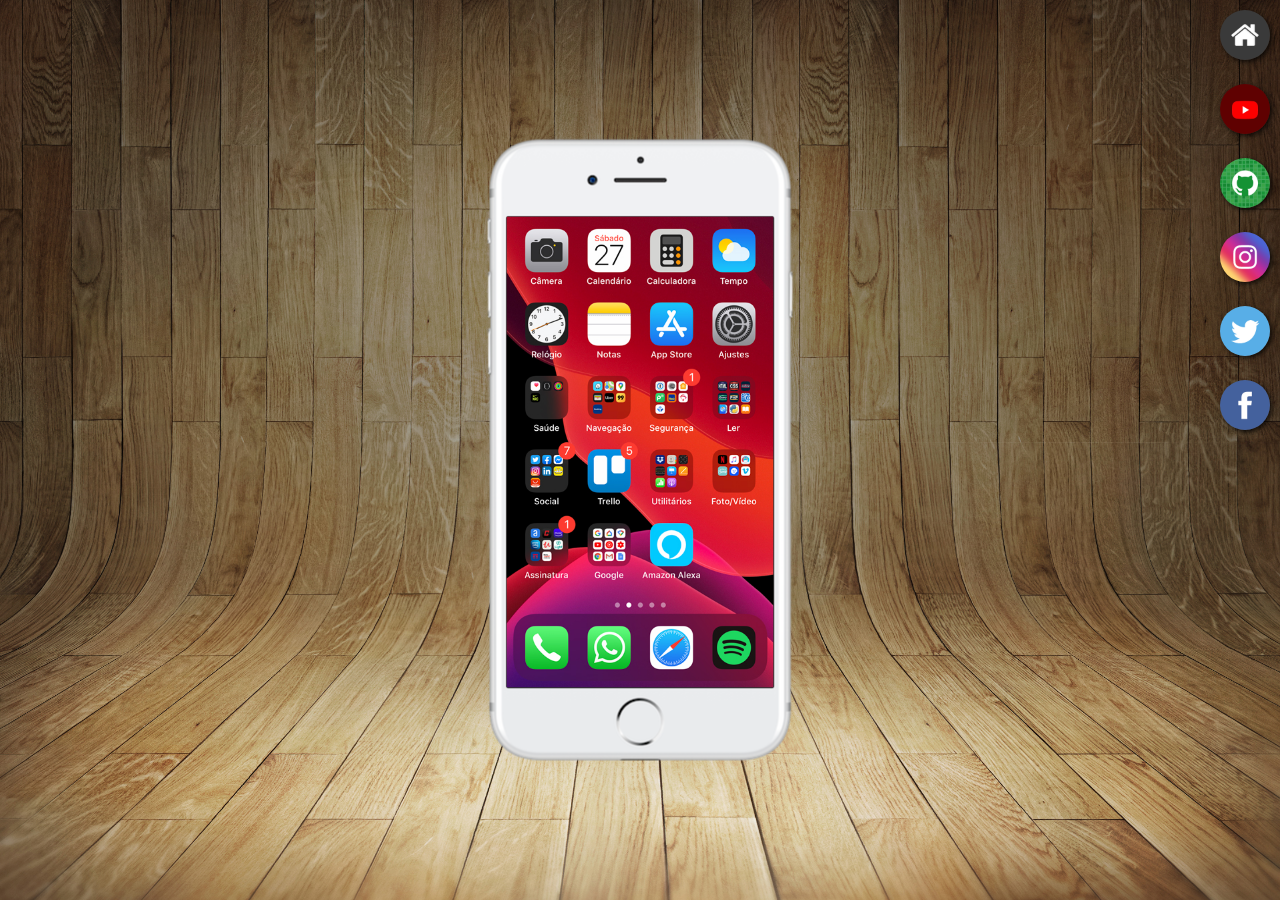
<file: index.html>
<!DOCTYPE html>
<html lang="pt-br">
<head>
    <meta charset="UTF-8">
    <meta name="viewport" content="width=device-width, initial-scale=1.0">
    <title>Projeto Redes Sociais</title>
    <link rel="shortcut icon" href="favicon.ico" type="image/x-icon">
    <link rel="stylesheet" href="estilos/style.css">
</head>
<body>
    <main>
        <section id="telefone">
            <iframe src="home.html" name="tela" id="tela" frameborder="0"> Seu navegador não é compatível com isso. </iframe>
        </section>
        <section id="redes-sociais">
            <a href="home.html" target="tela"><img src="imagens/logo-home.jpg" alt="Home"></a><br>
            <a href="youtube.html" target="tela"><img src="imagens/logo-youtube.jpg" alt=""></a><br>
            <a href="github.html" target="tela"><img src="imagens/logo-github.jpg" alt=""></a><br>
            <a href="instagram.html" target="tela"><img src="imagens/logo-instagram.jpg" alt=""></a><br>
            <a href="twitter.html" target="tela"><img src="imagens/logo-twitter.jpg" alt=""></a><br>
            <a href="facebook.html" target="tela"><img src="imagens/logo-facebook.jpg" alt=""></a>
        </section>
    </main>
</body>
</html>
</file>
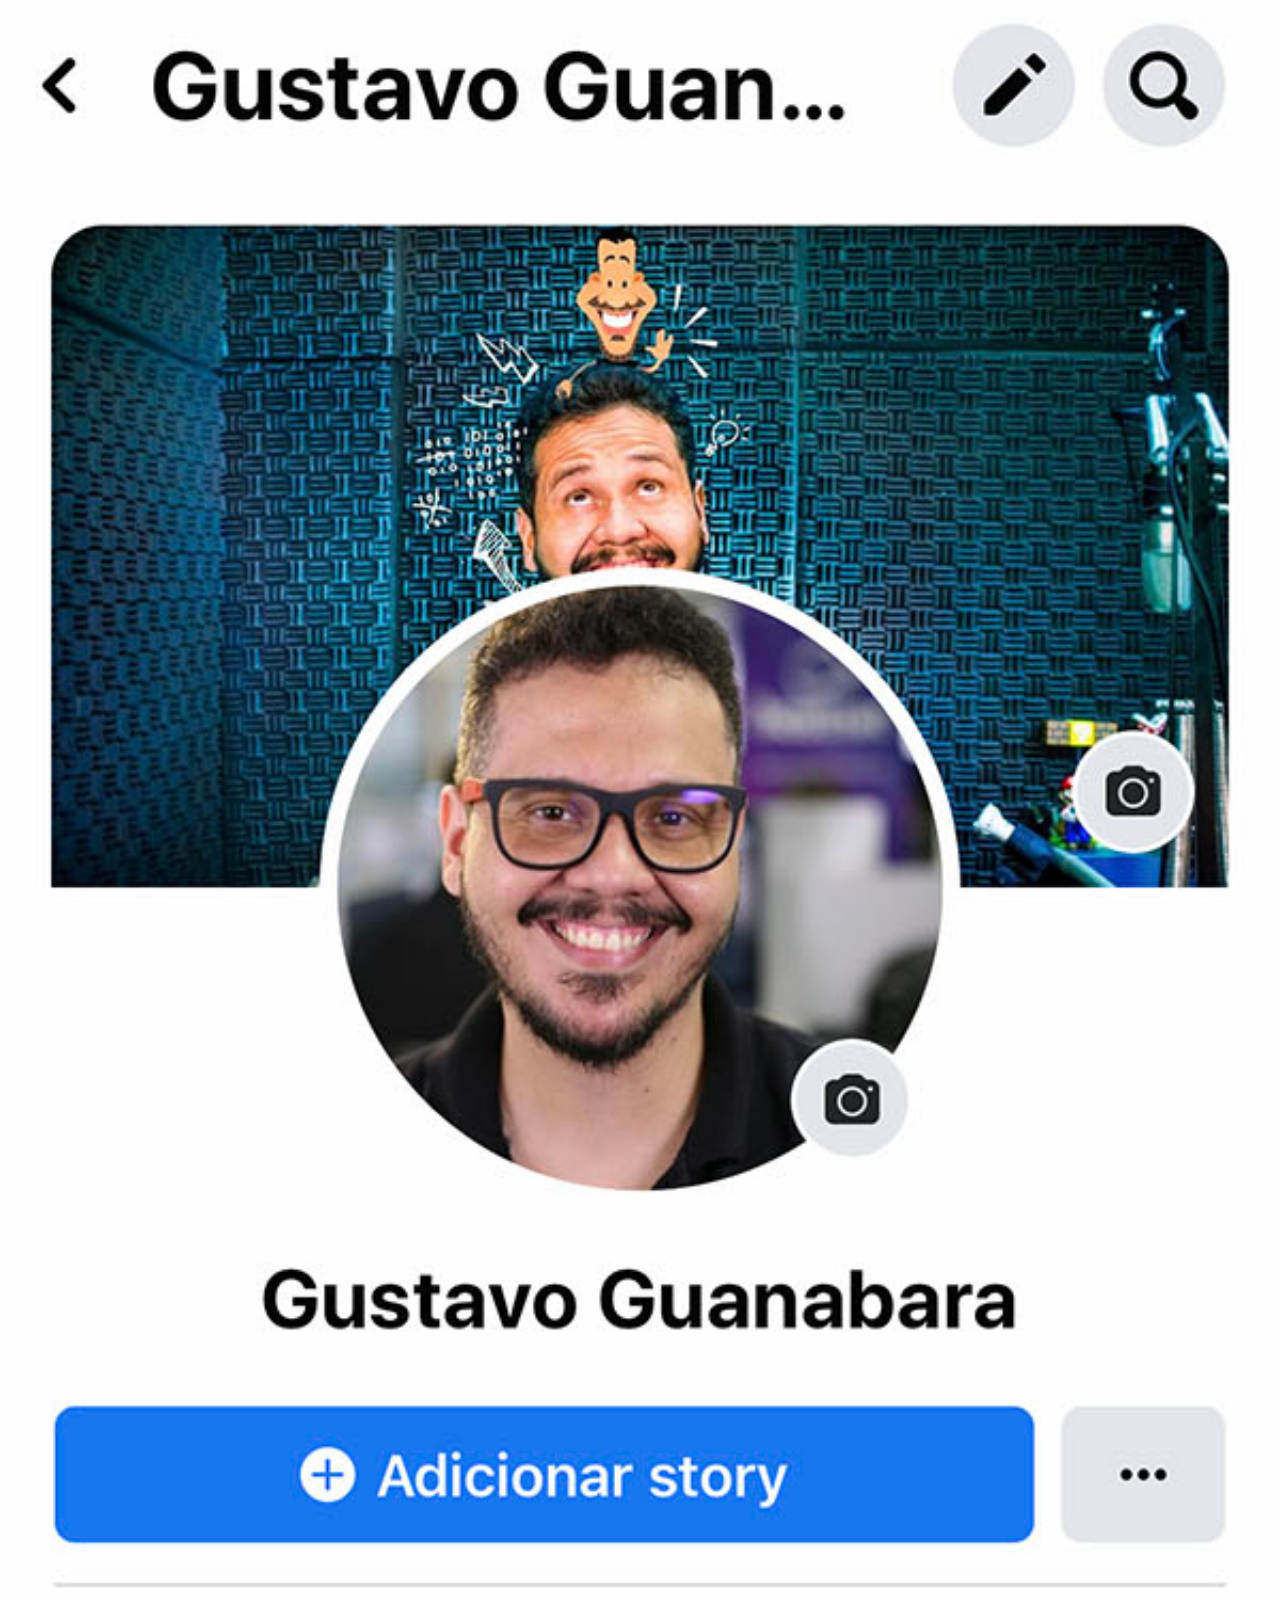
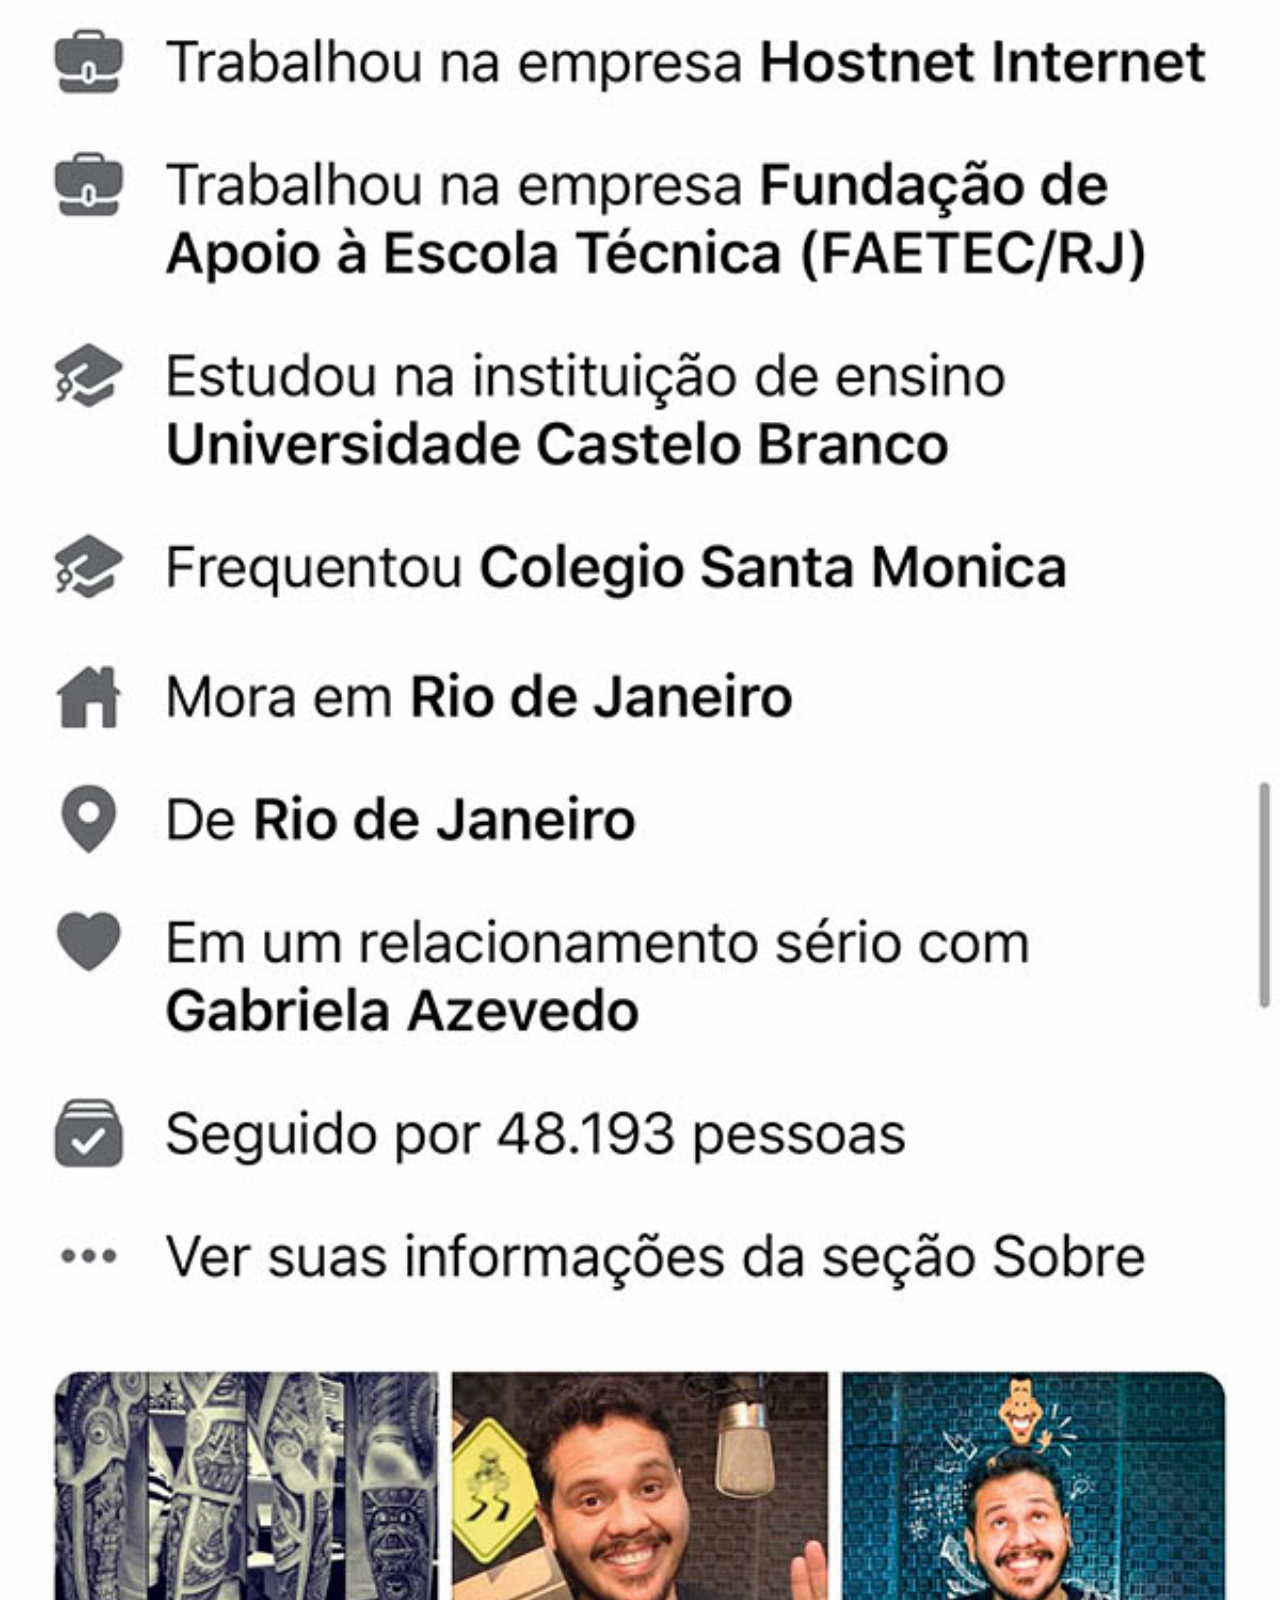
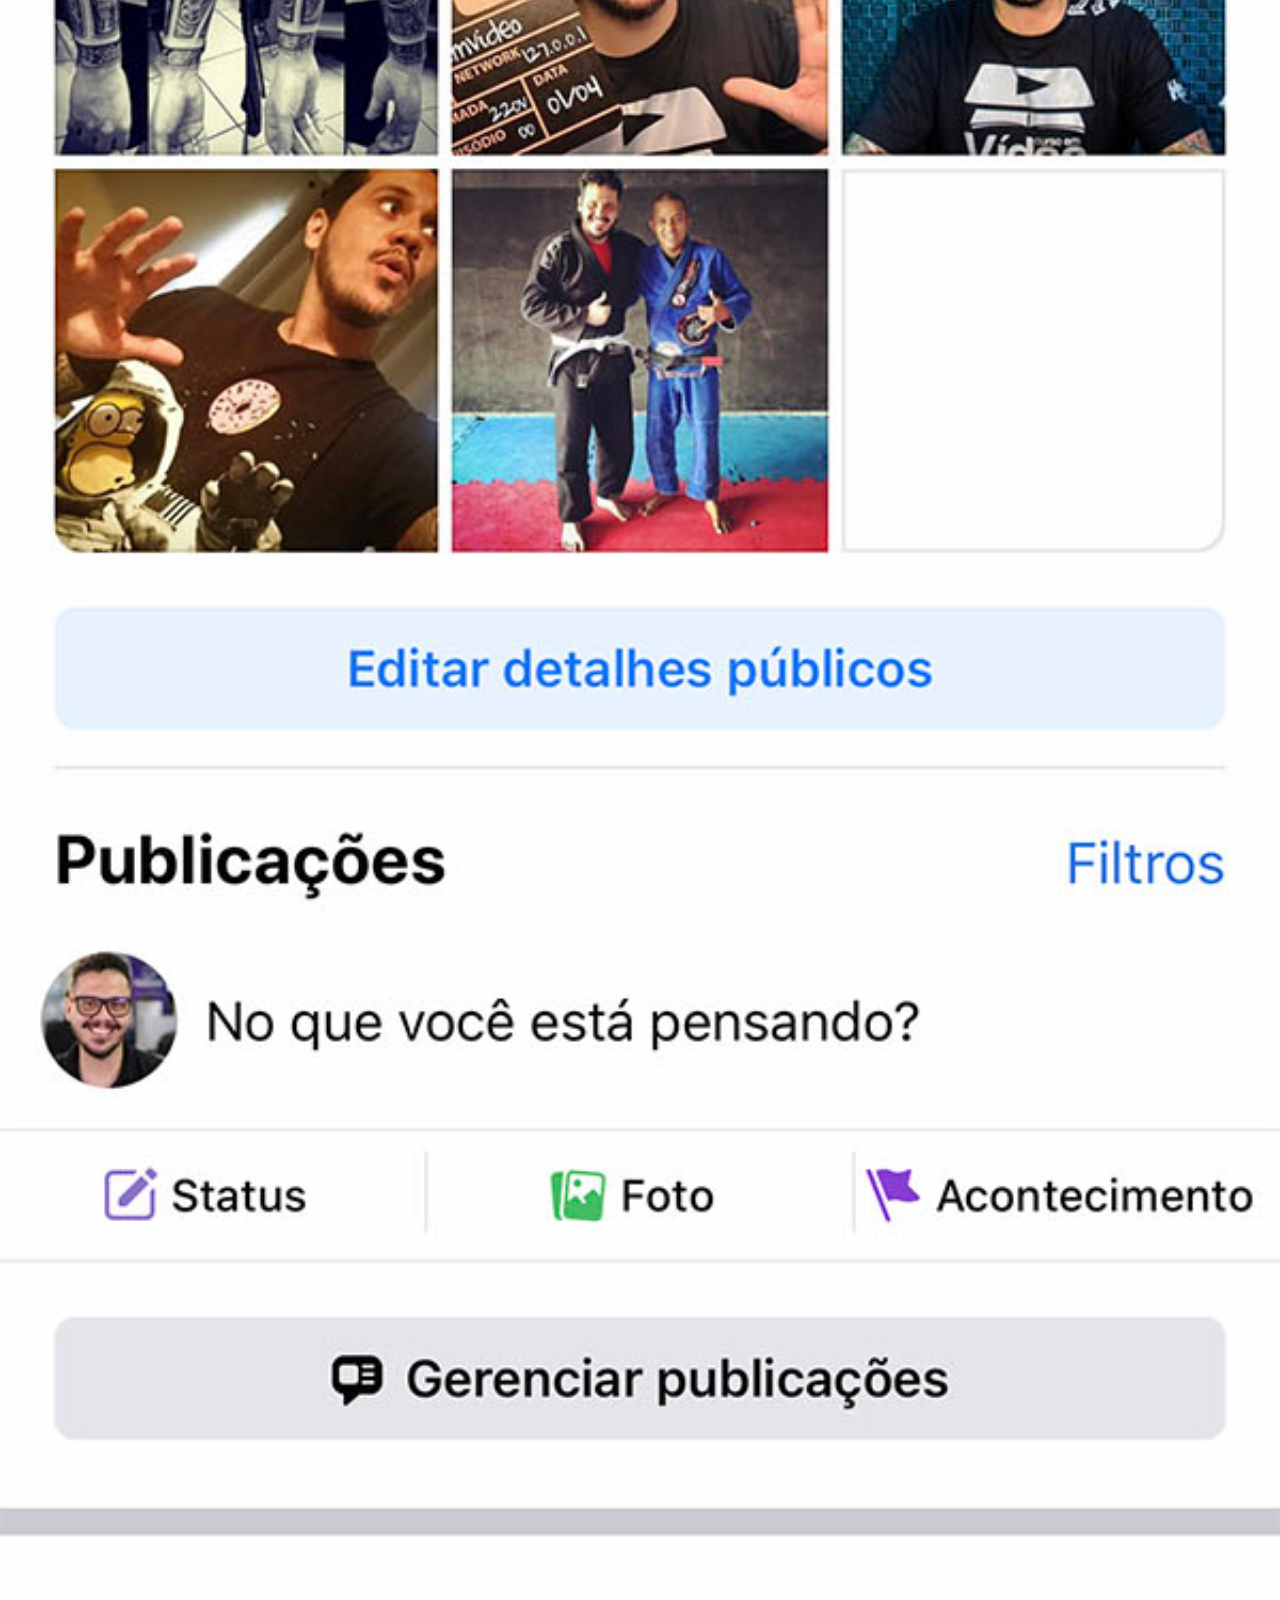
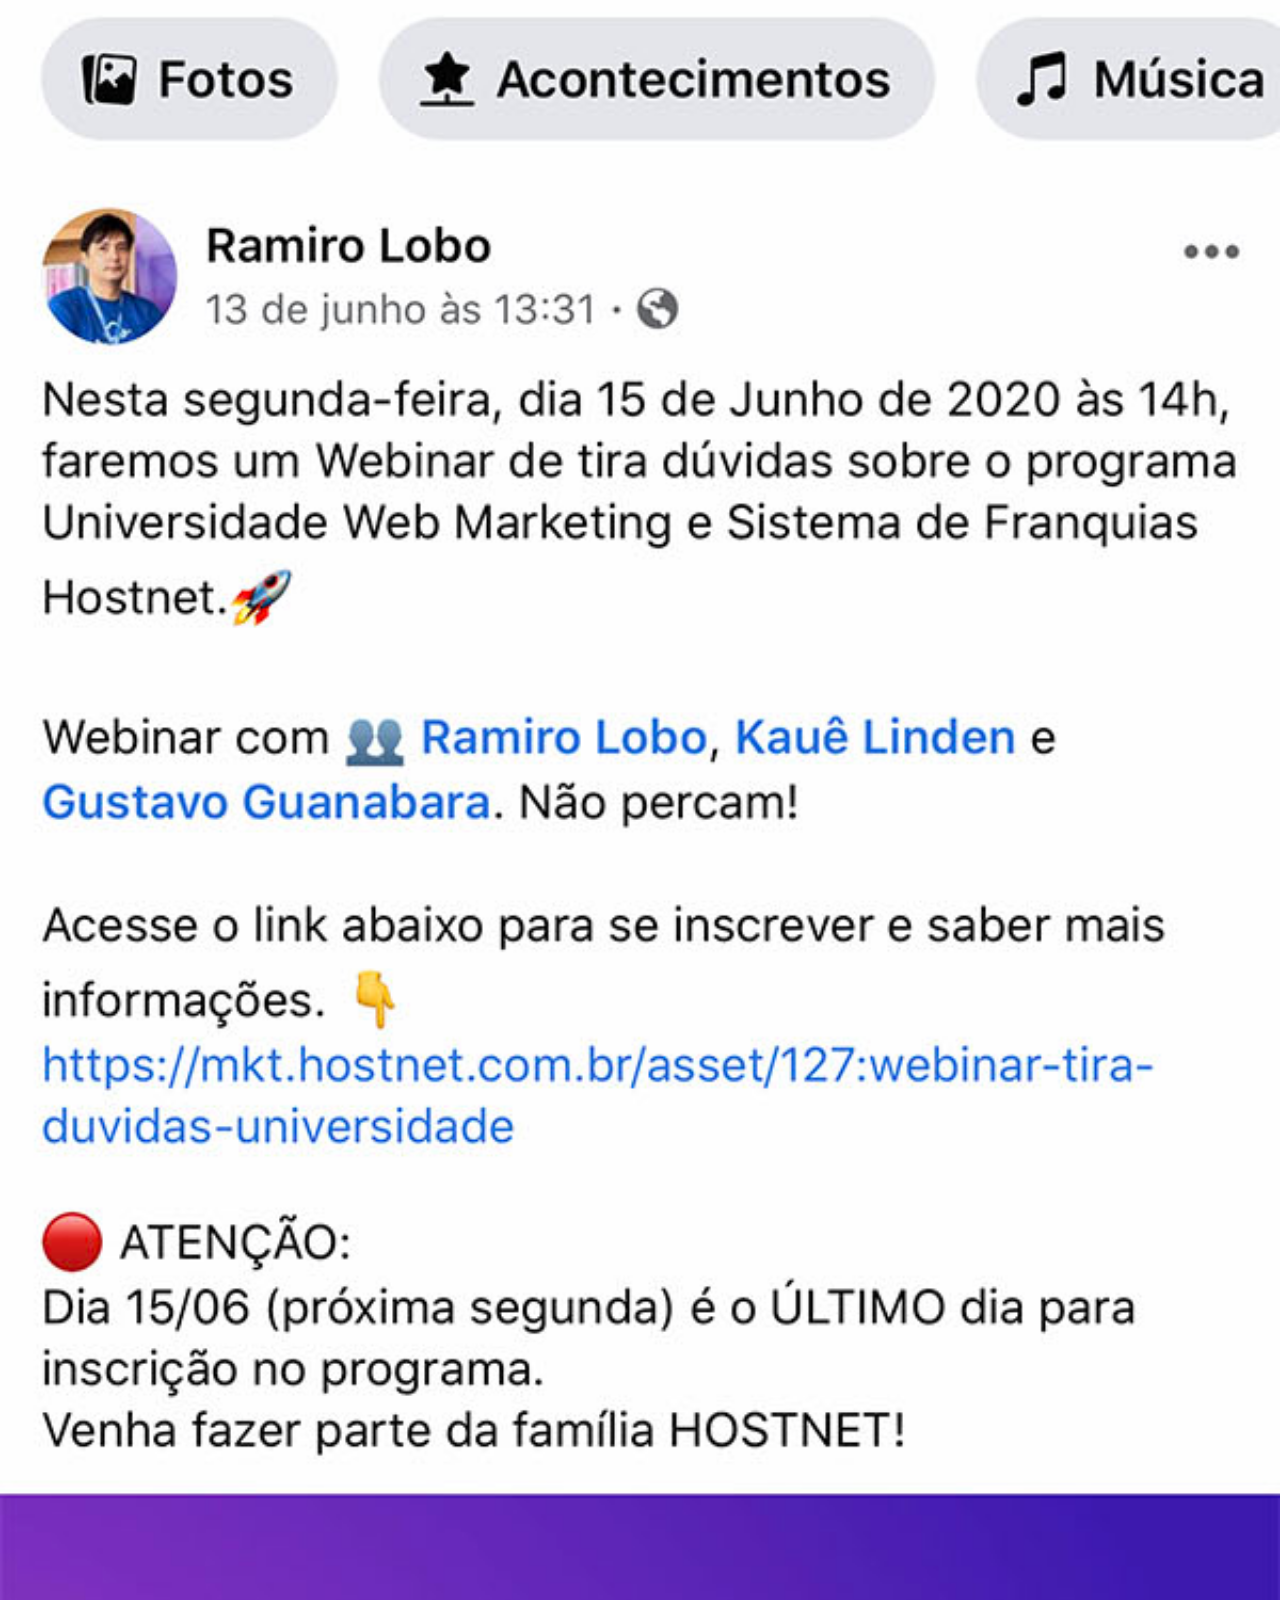
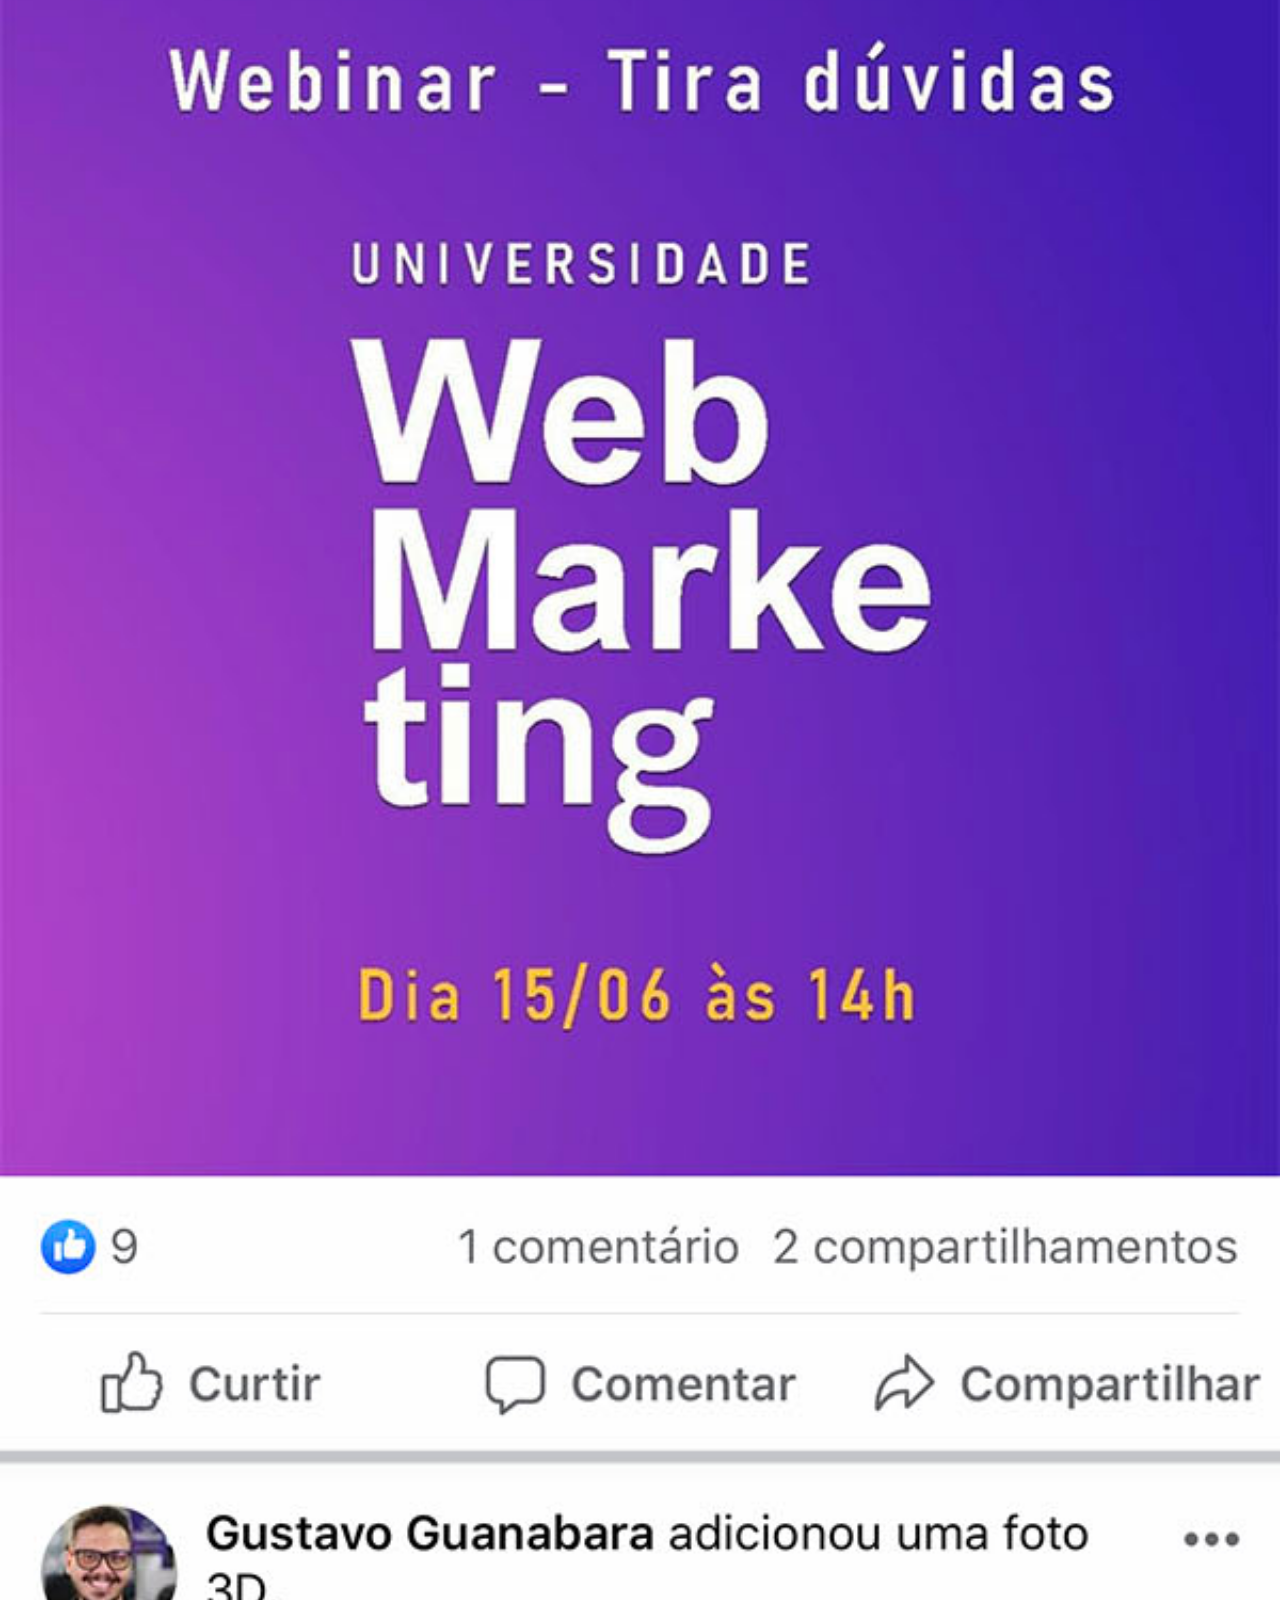
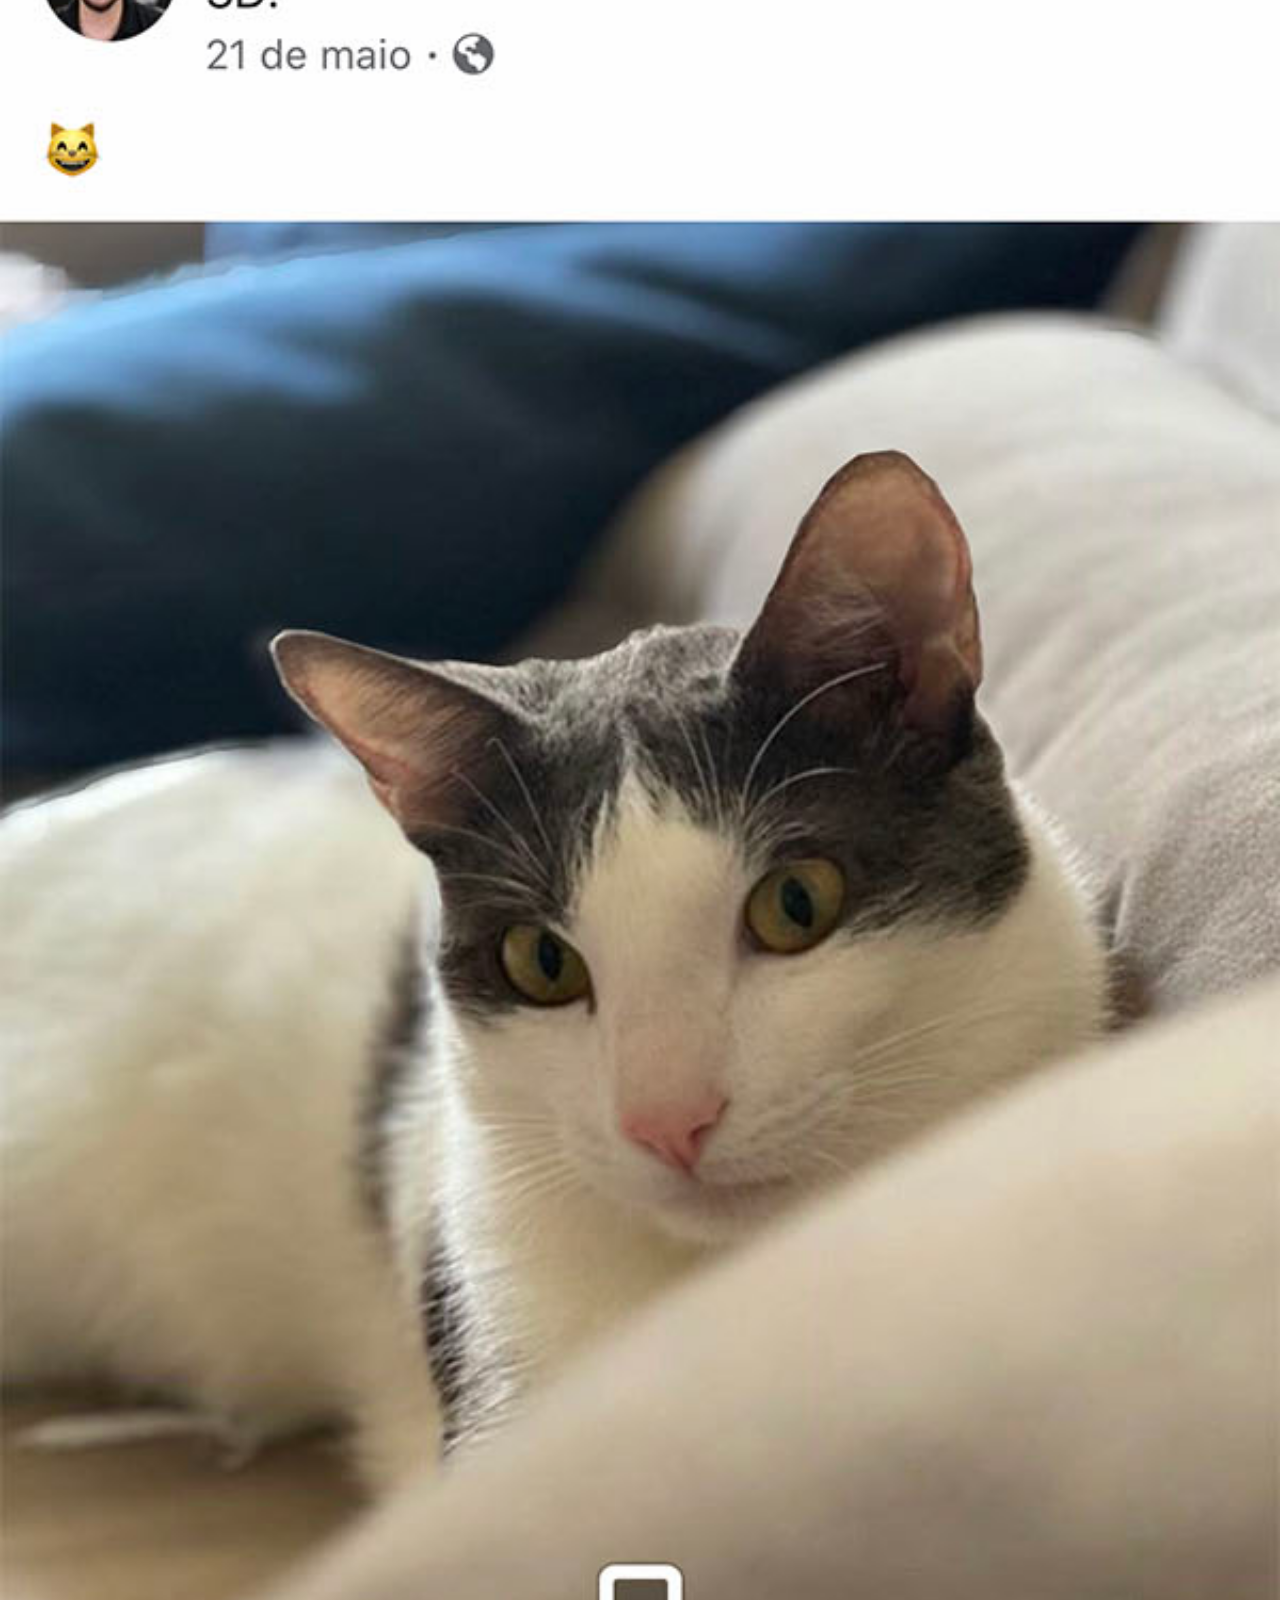
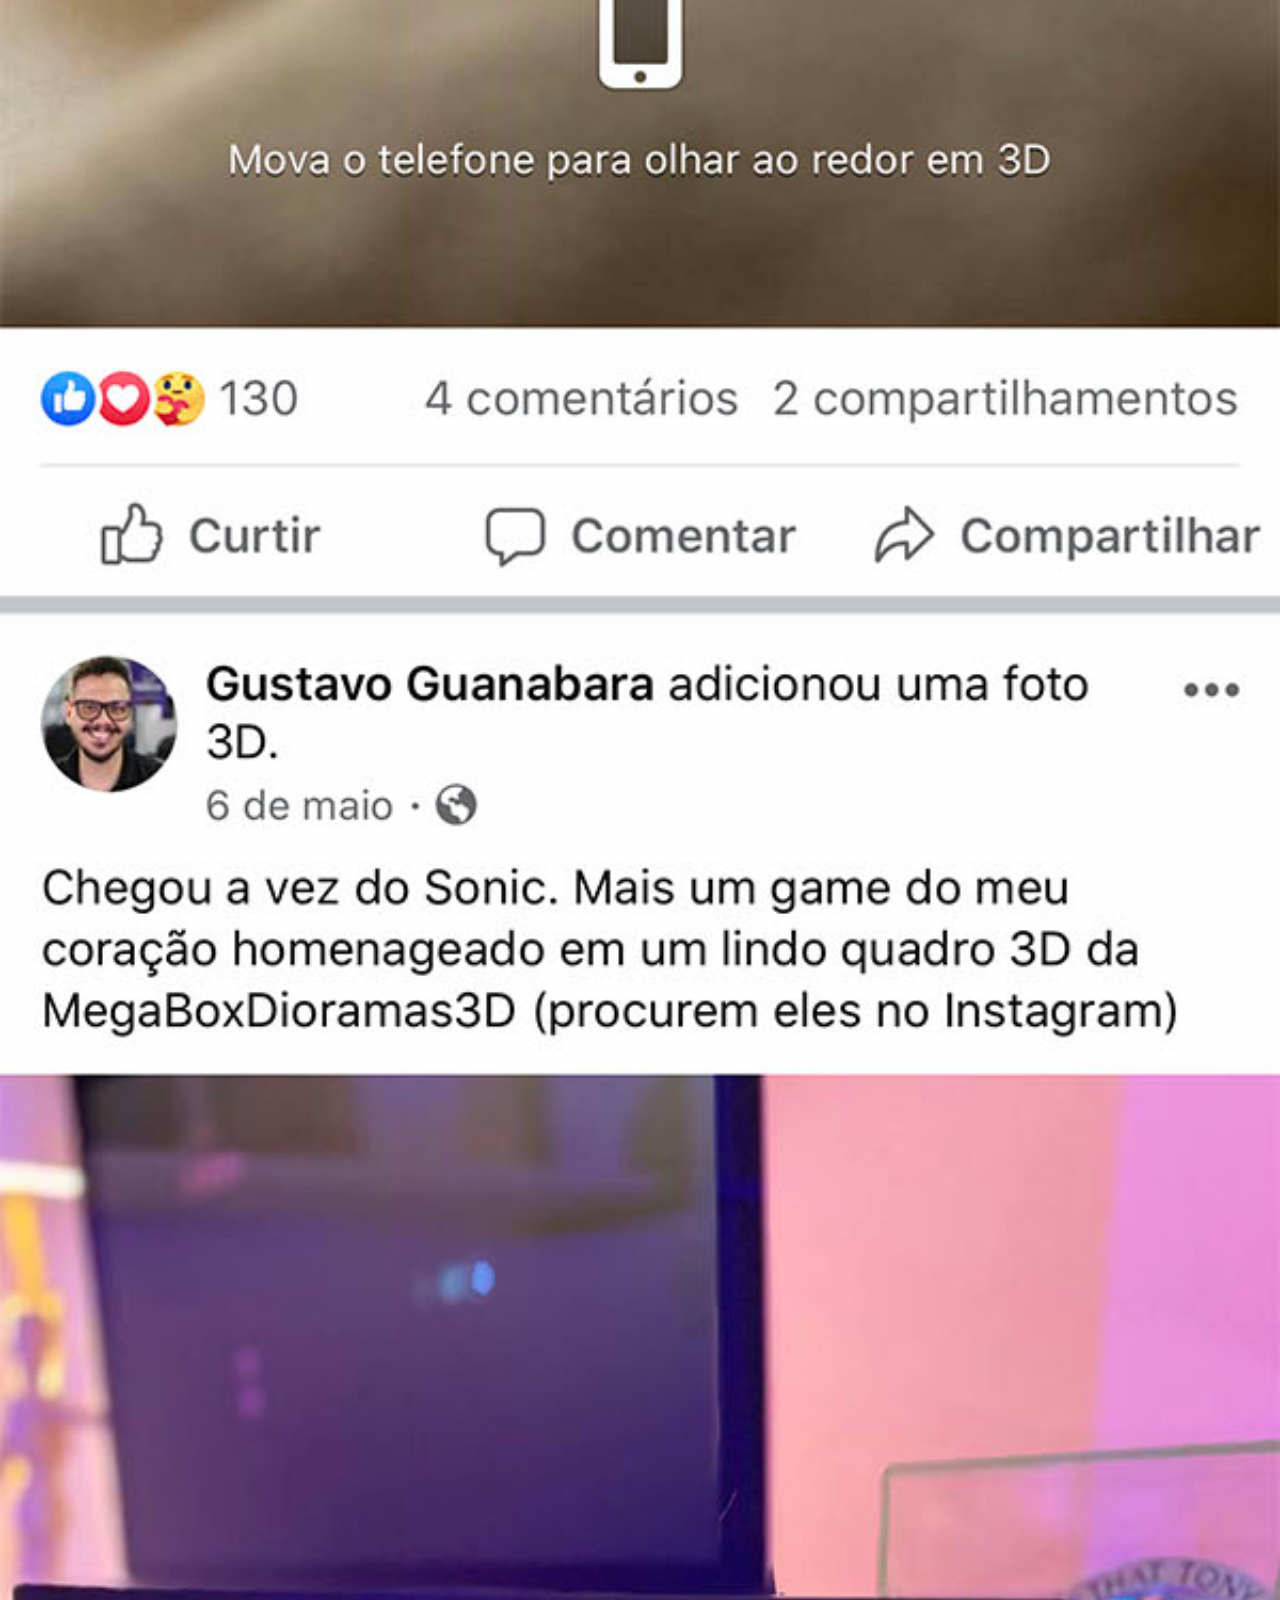
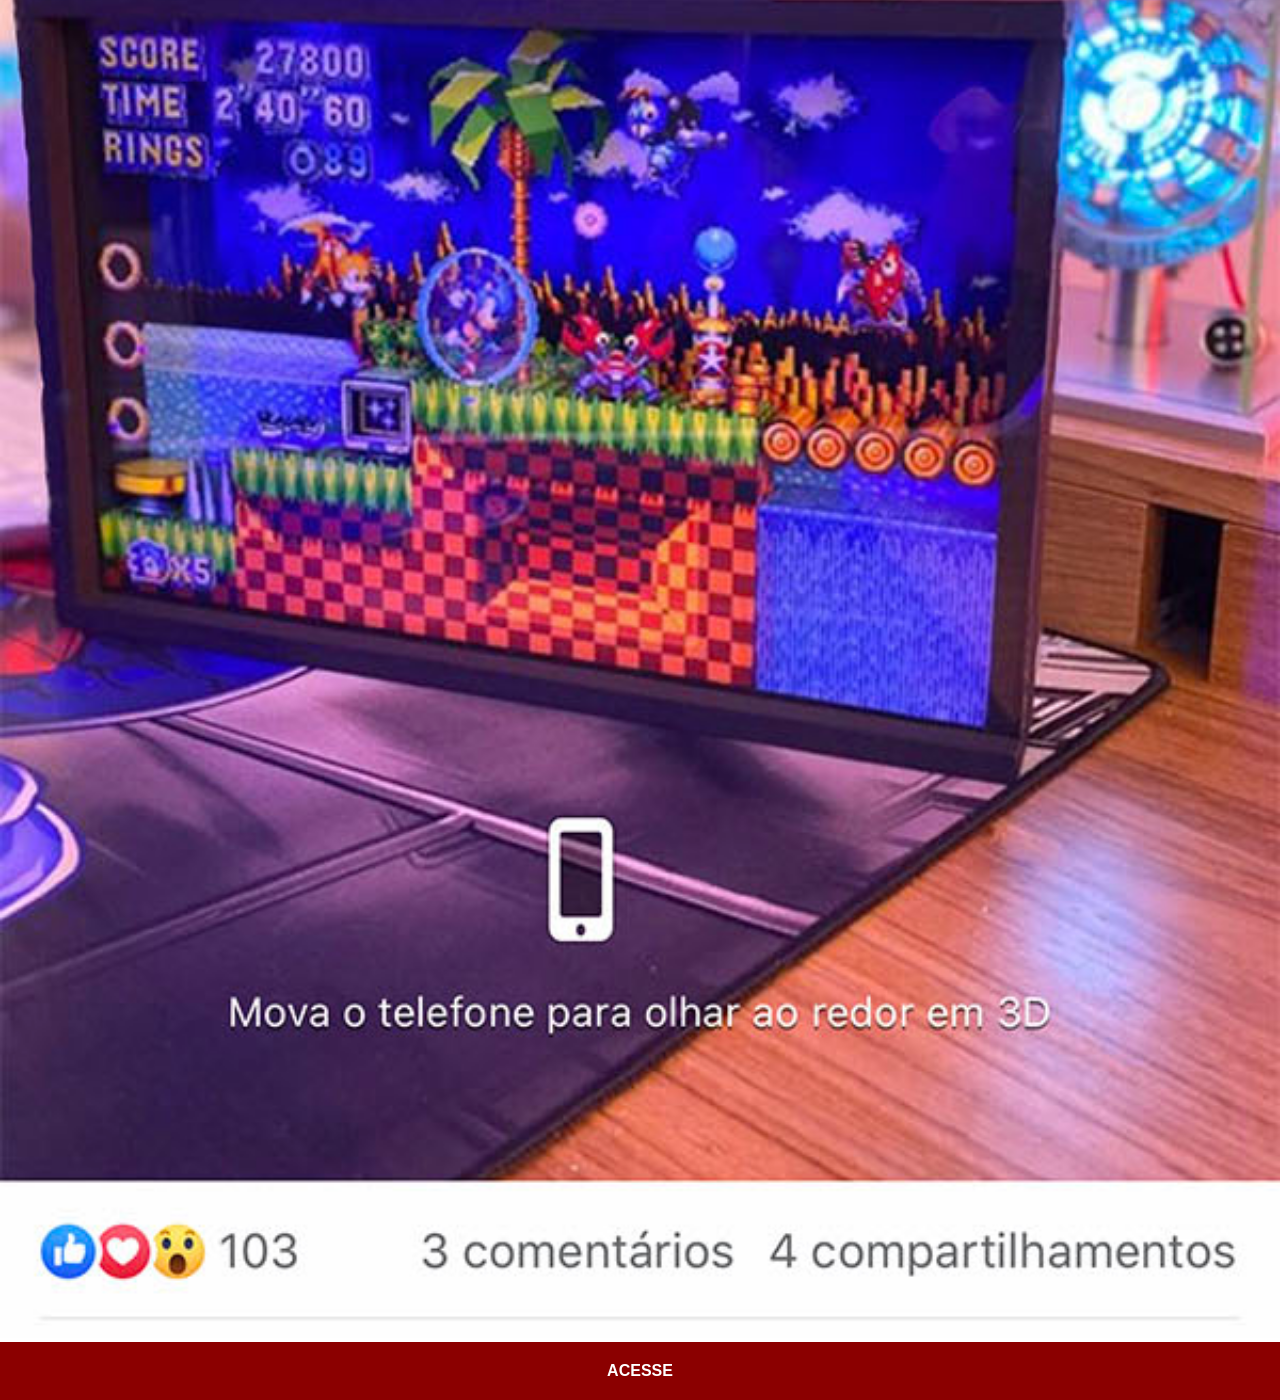
<file: facebook.html>
<!DOCTYPE html>
<html lang="pt-br">
<head>
    <meta charset="UTF-8">
    <meta name="viewport" content="width=device-width, initial-scale=1.0">
    <title>Facebook</title>
    <link rel="stylesheet" href="estilos/social.css">
</head>
<body>
    <img src="imagens/tela-facebook.jpg" alt="Facebook">
    <a href="https://www.facebook.com/danielslimahue" target="_blank">ACESSE</a>
</body>
</html>
</file>
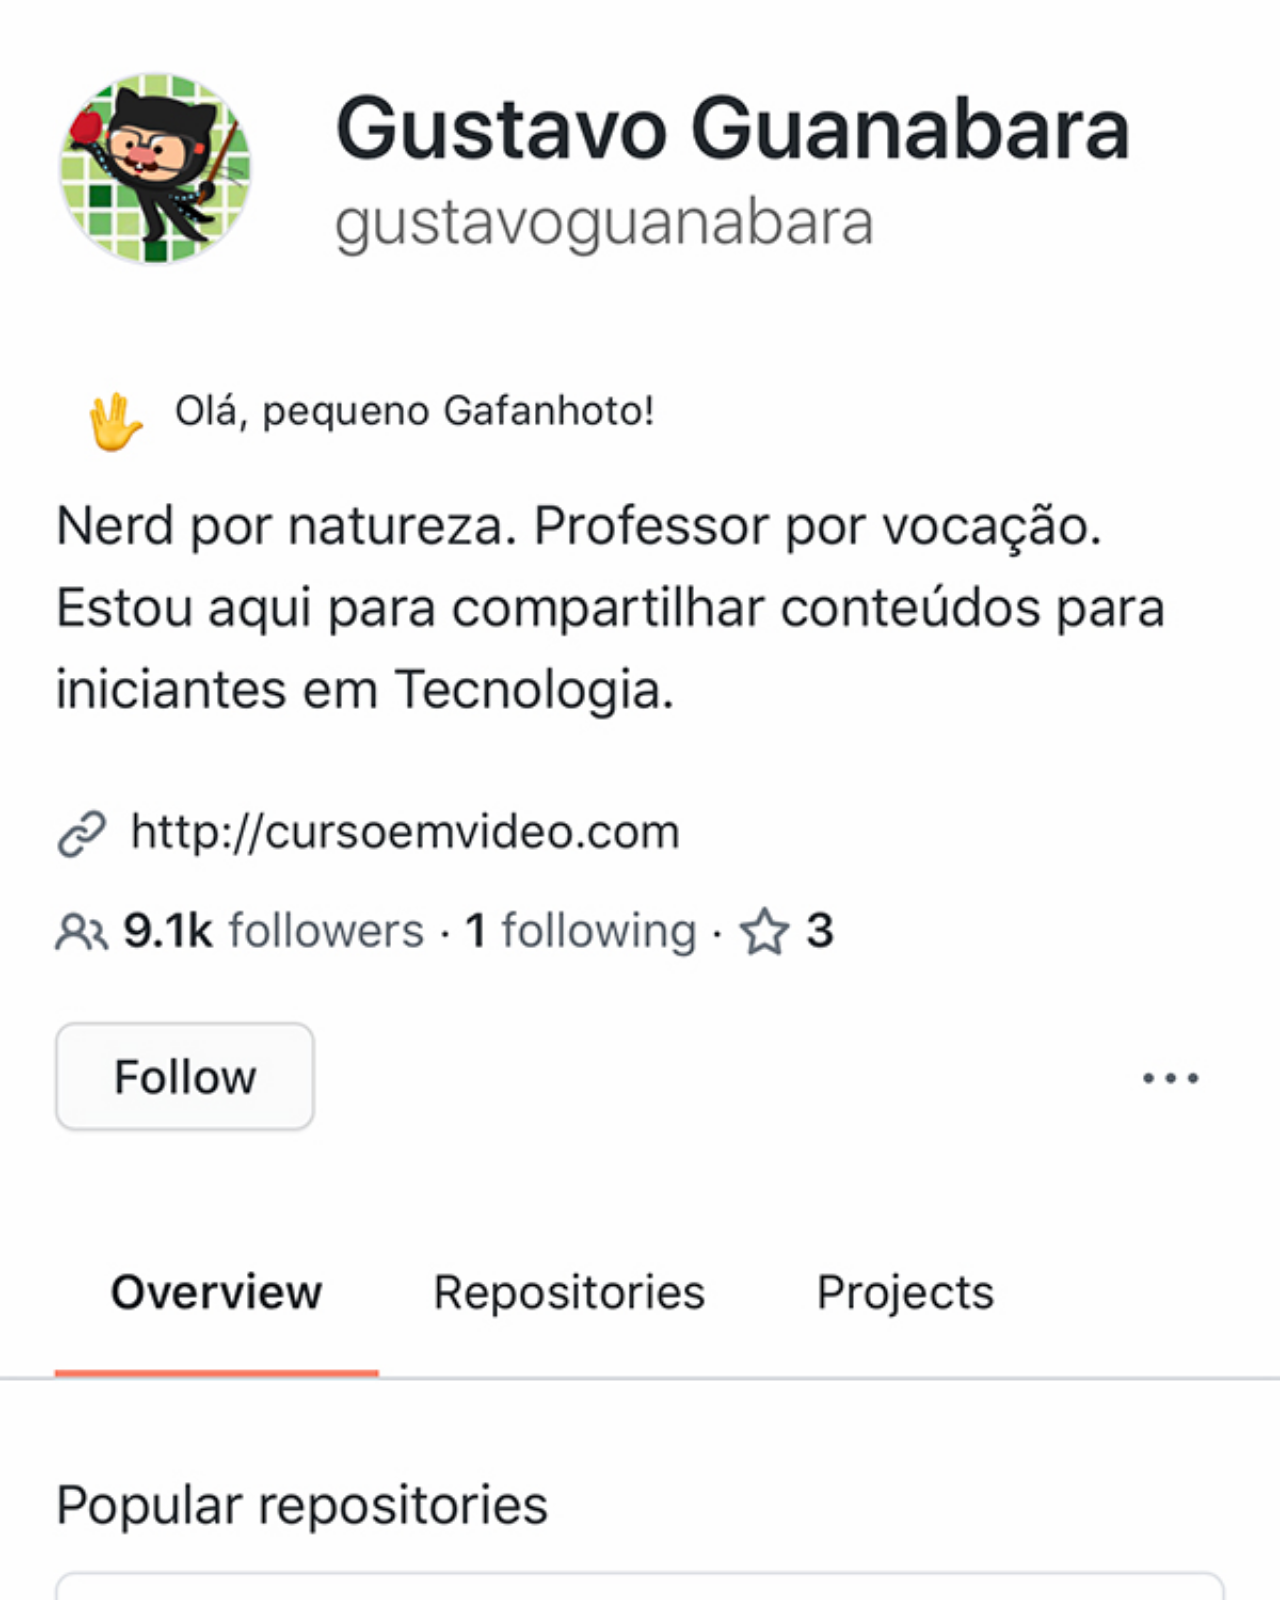
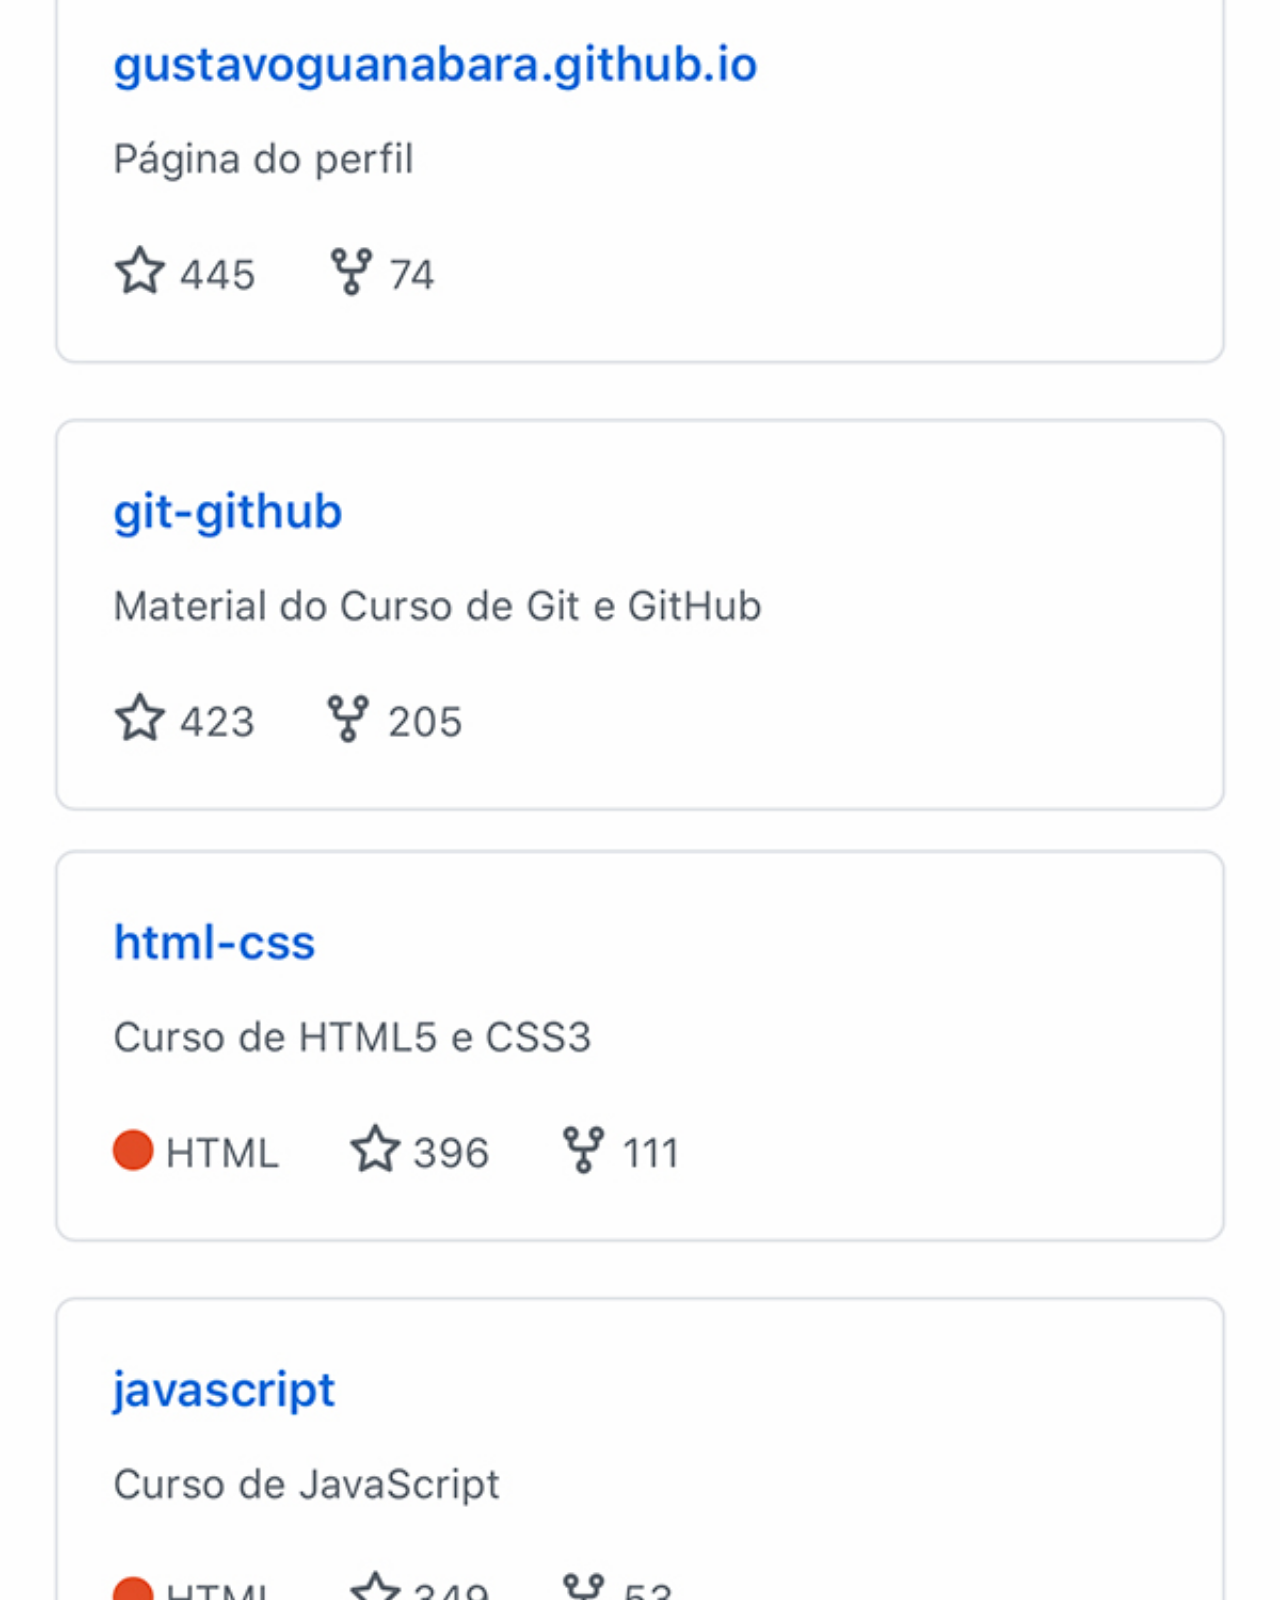
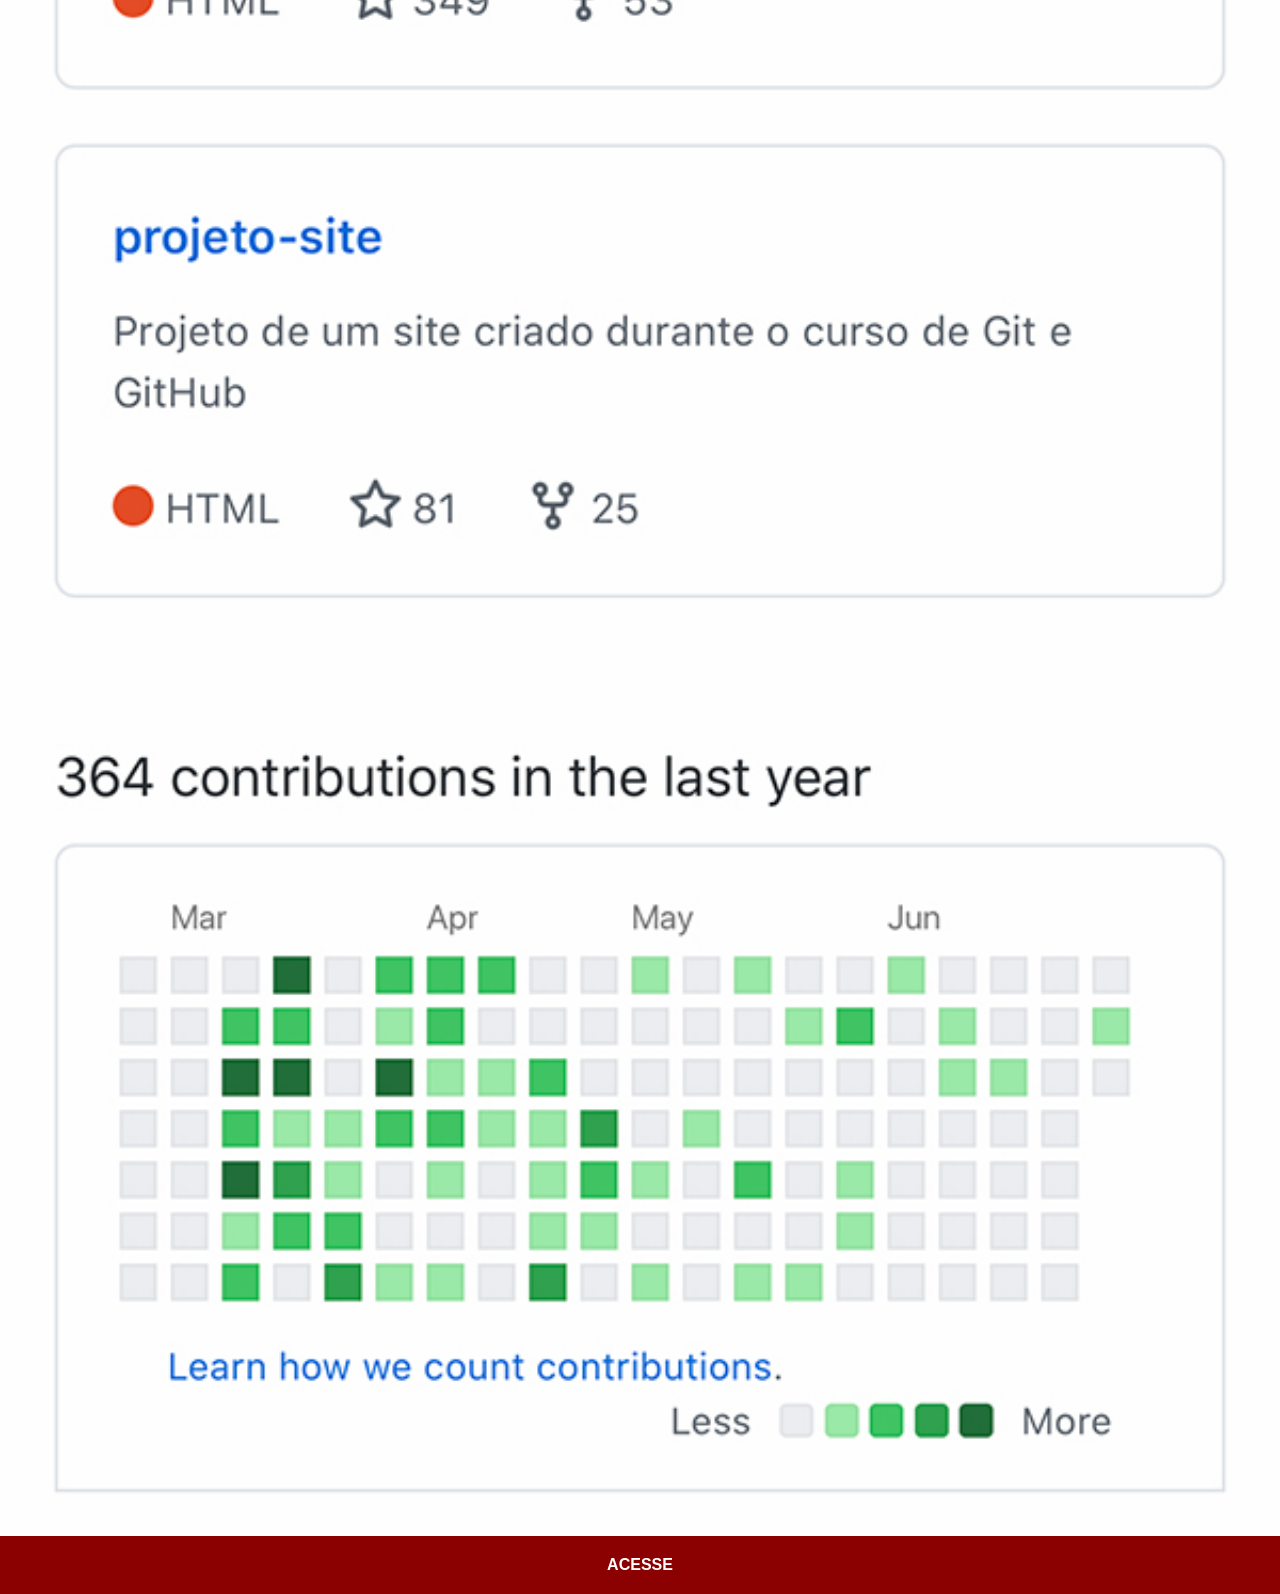
<file: github.html>
<!DOCTYPE html>
<html lang="pt-br">
<head>
    <meta charset="UTF-8">
    <meta name="viewport" content="width=device-width, initial-scale=1.0">
    <title>GitHub</title>
    <link rel="stylesheet" href="estilos/social.css">
</head>
<body>
    <img src="imagens/tela-github.jpg" alt="GitHub">
    <a href="https://github.com/Haikara1" target="_blank">ACESSE</a>
</body>
</html>
</file>
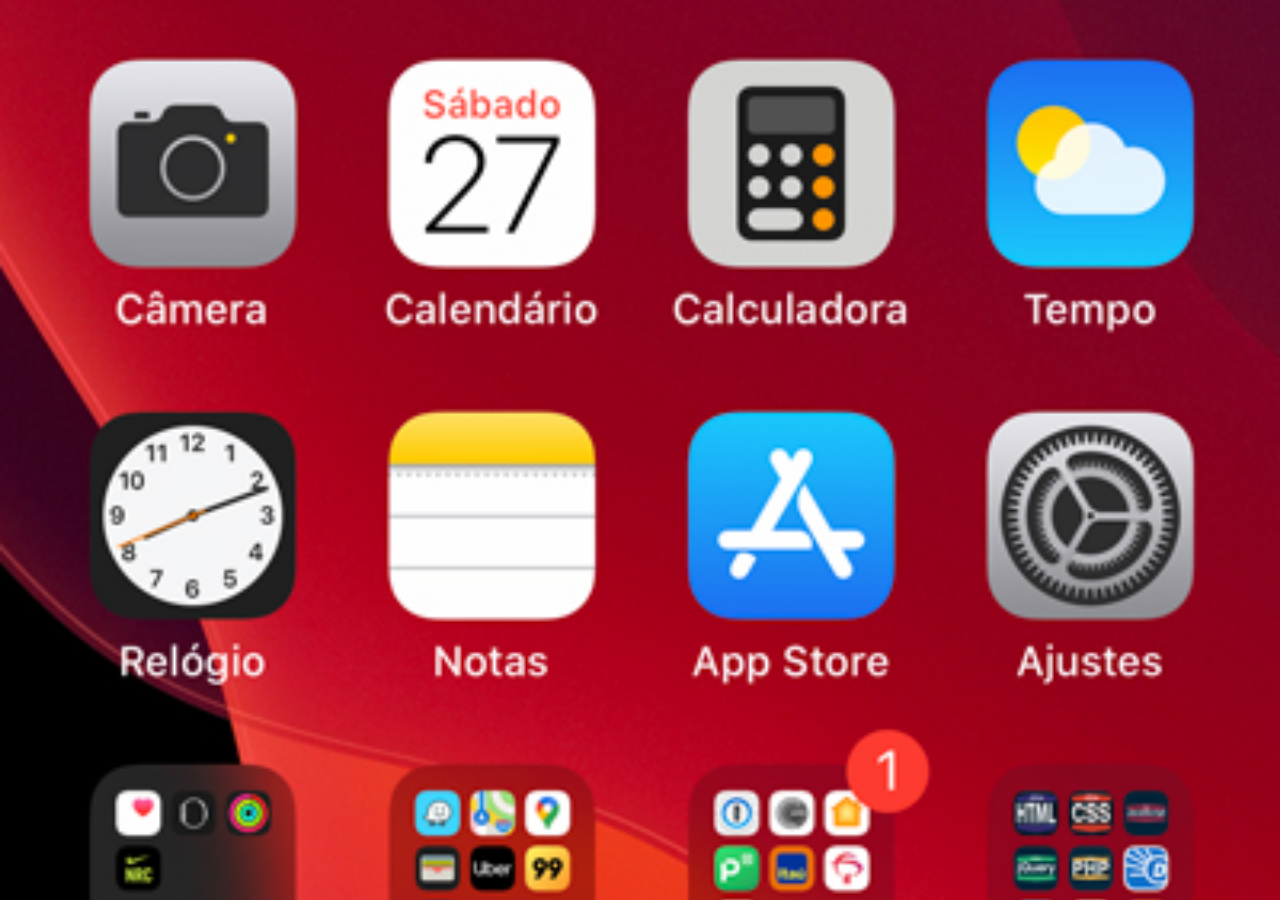
<file: home.html>
<!DOCTYPE html>
<html lang="pt-br">
<head>
    <meta charset="UTF-8">
    <meta name="viewport" content="width=device-width, initial-scale=1.0">
    <title>Home</title>
</head>
<style>
    * {
        margin: 0px;
        padding: 0px;
    }

    body {
        width: 100vw;
        height: 100vh;
        background: black url('imagens/tela-home.jpg') no-repeat top center;
        background-size: cover;
    }
</style>
<body>

</body>
</html>
</file>
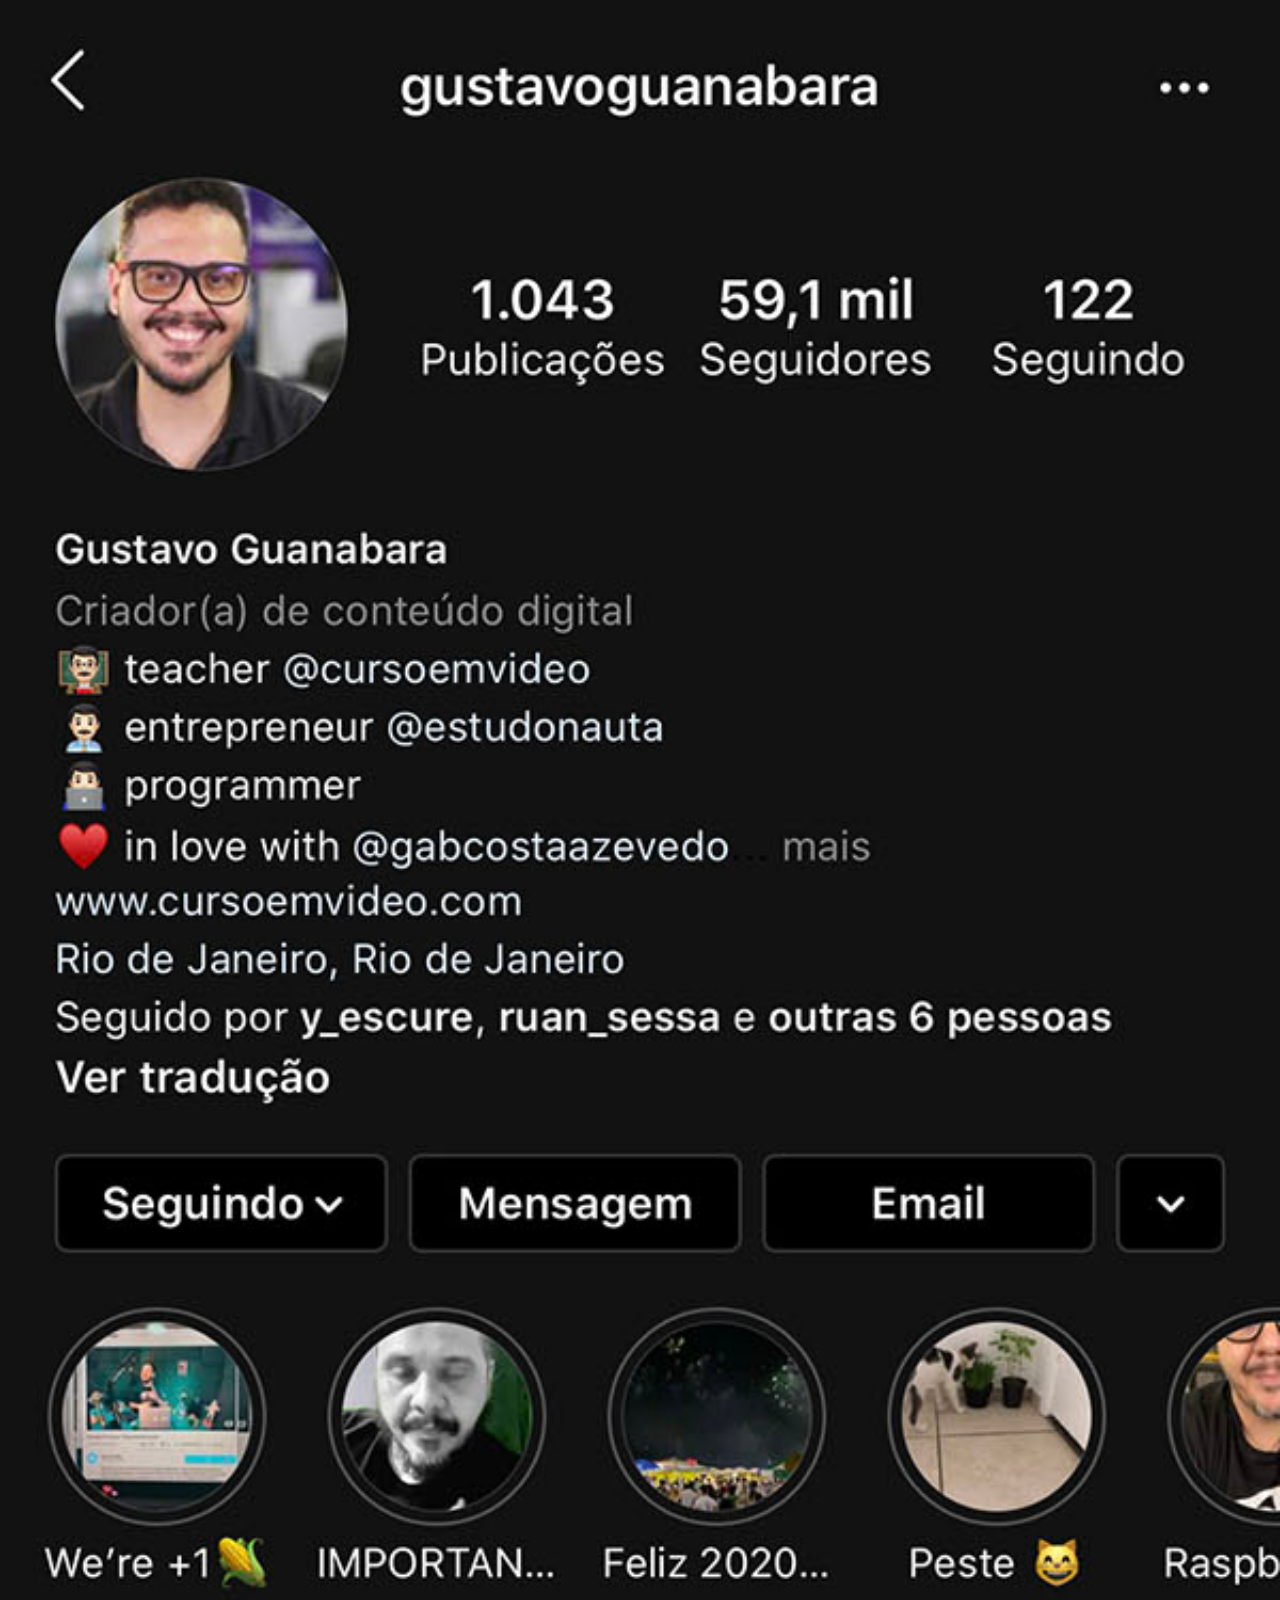
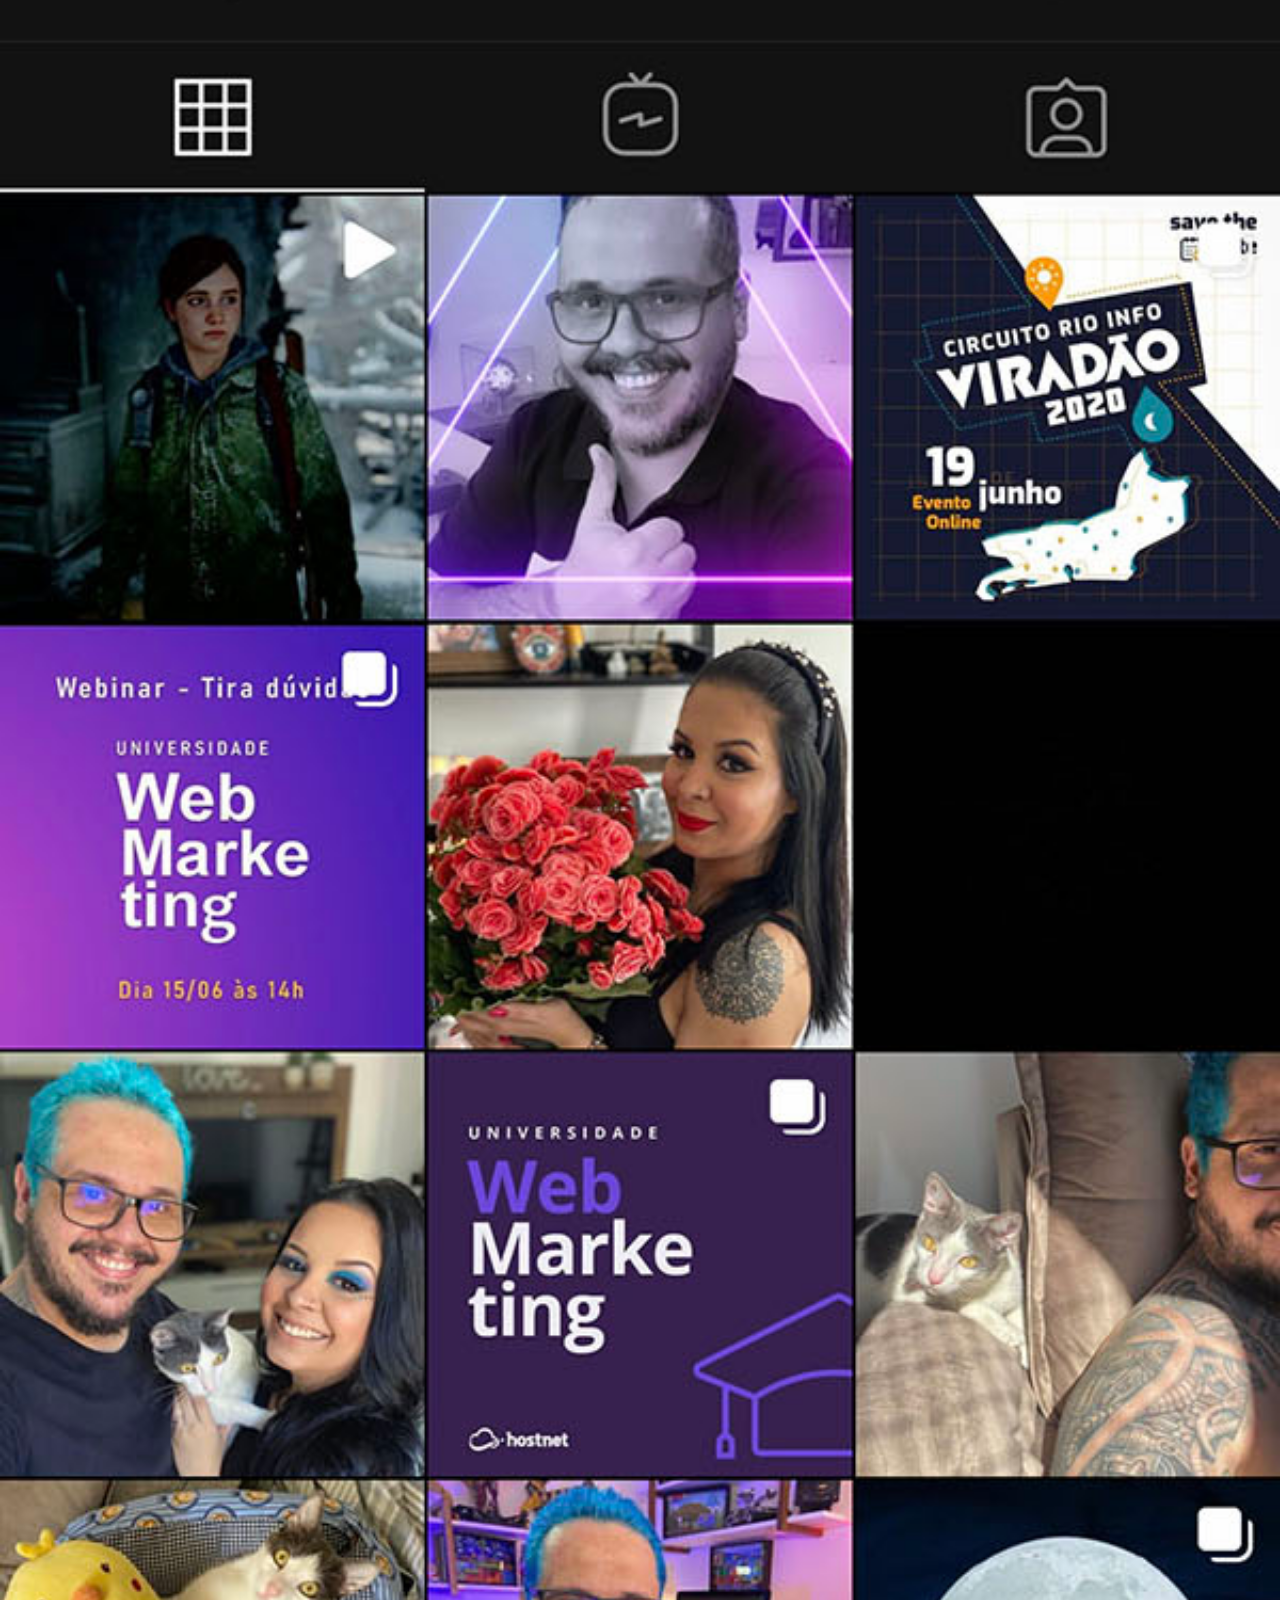
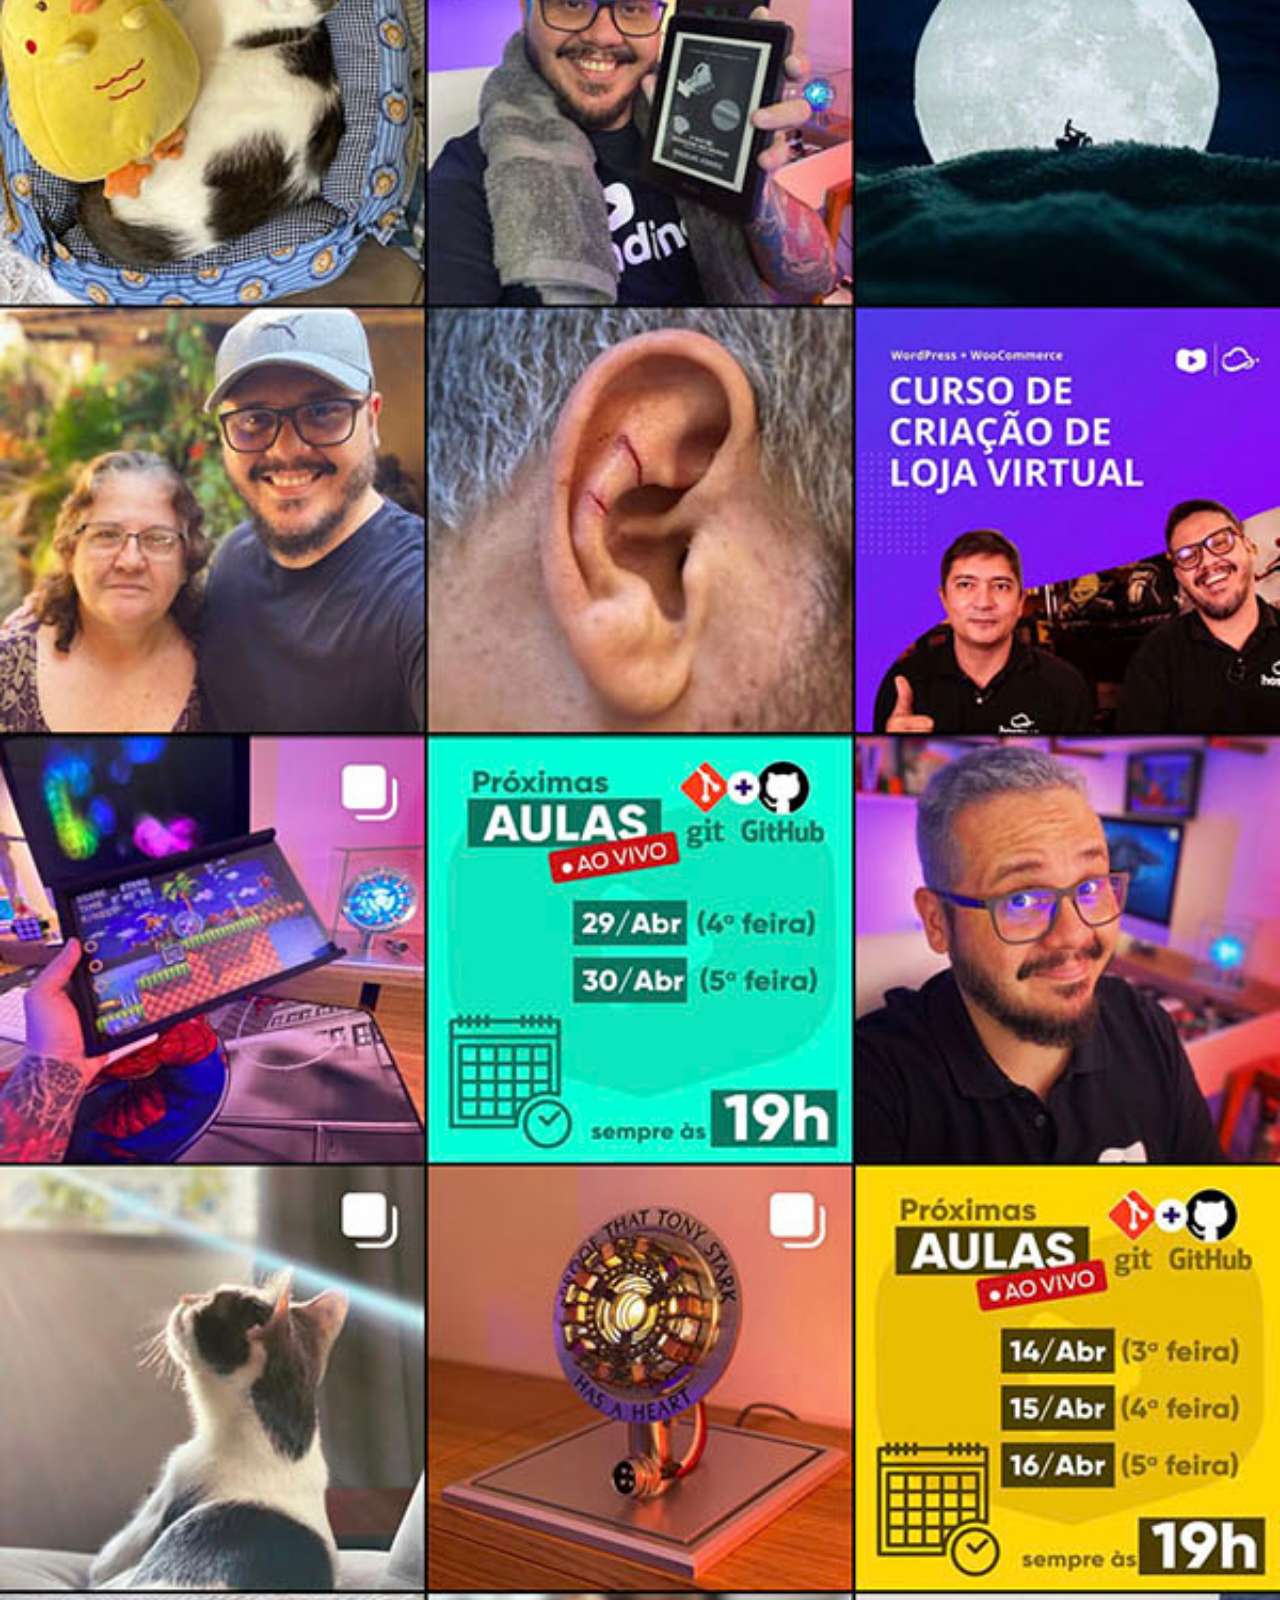
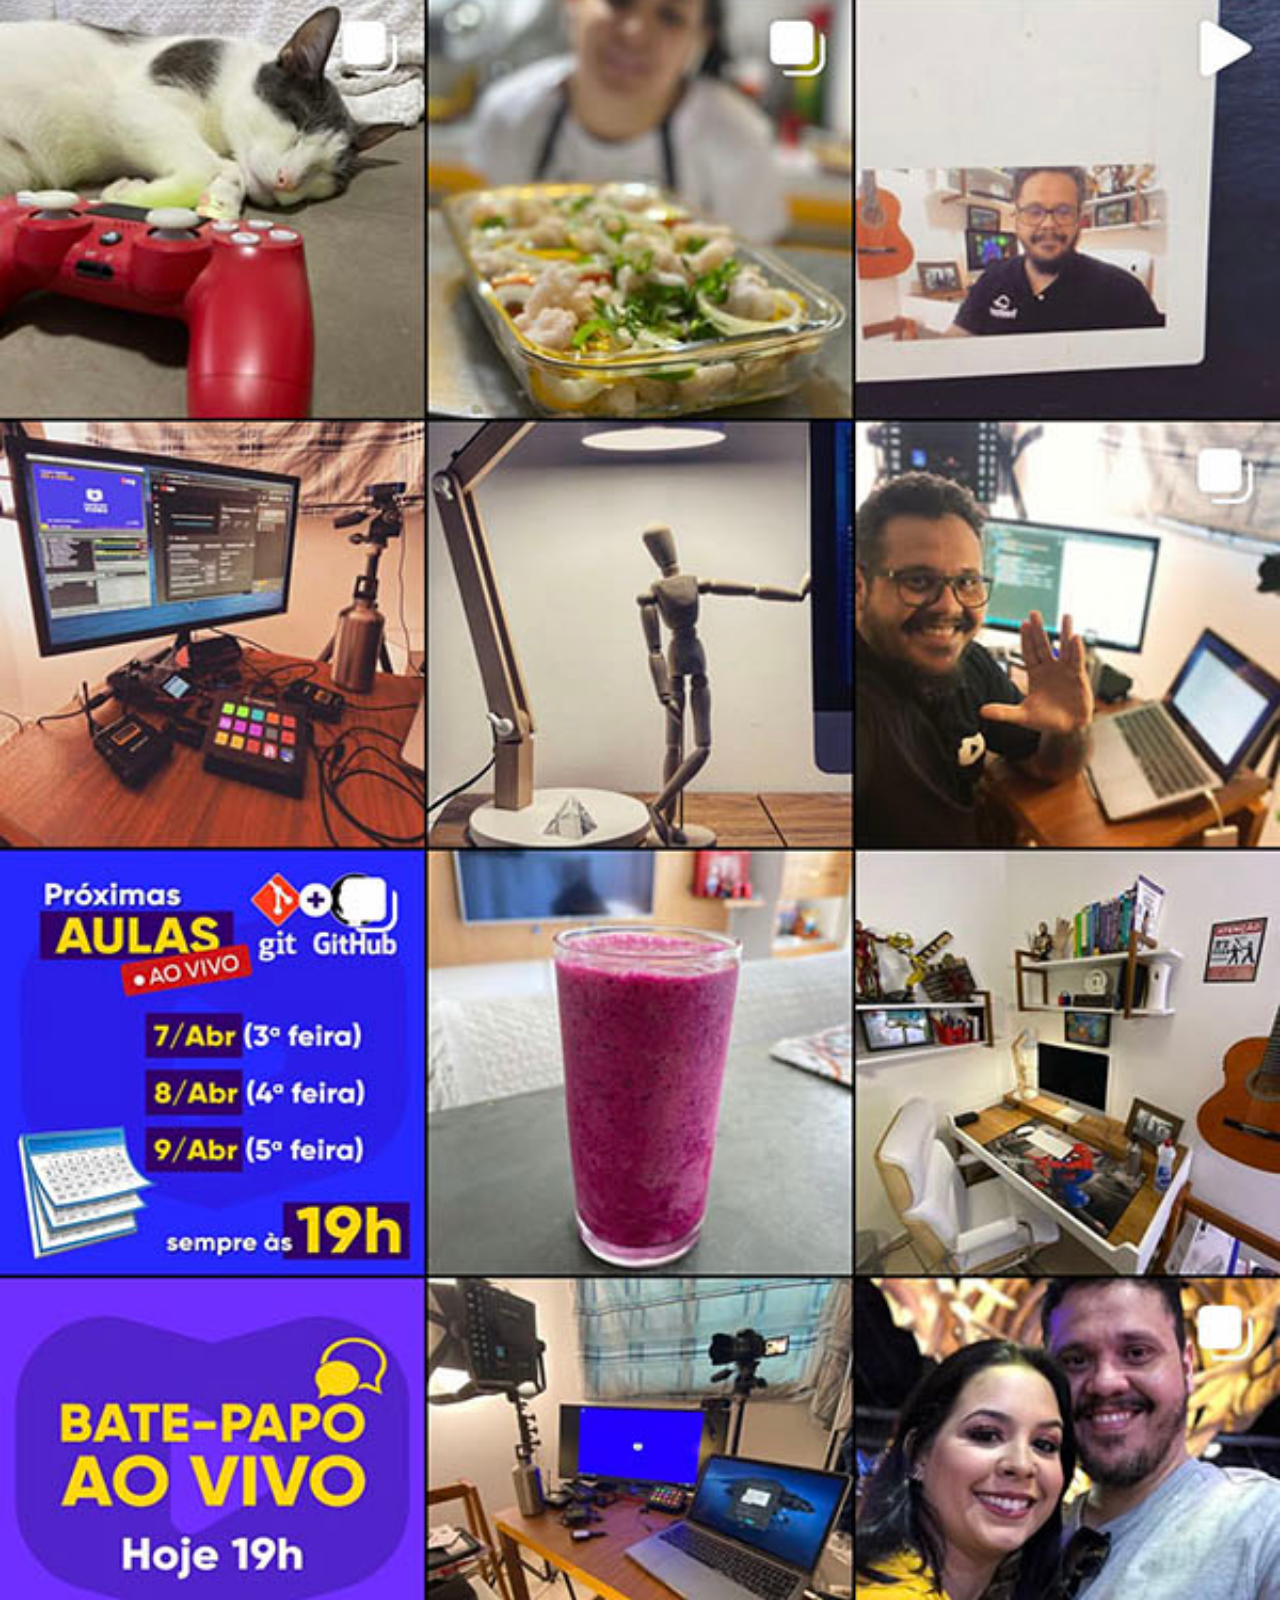
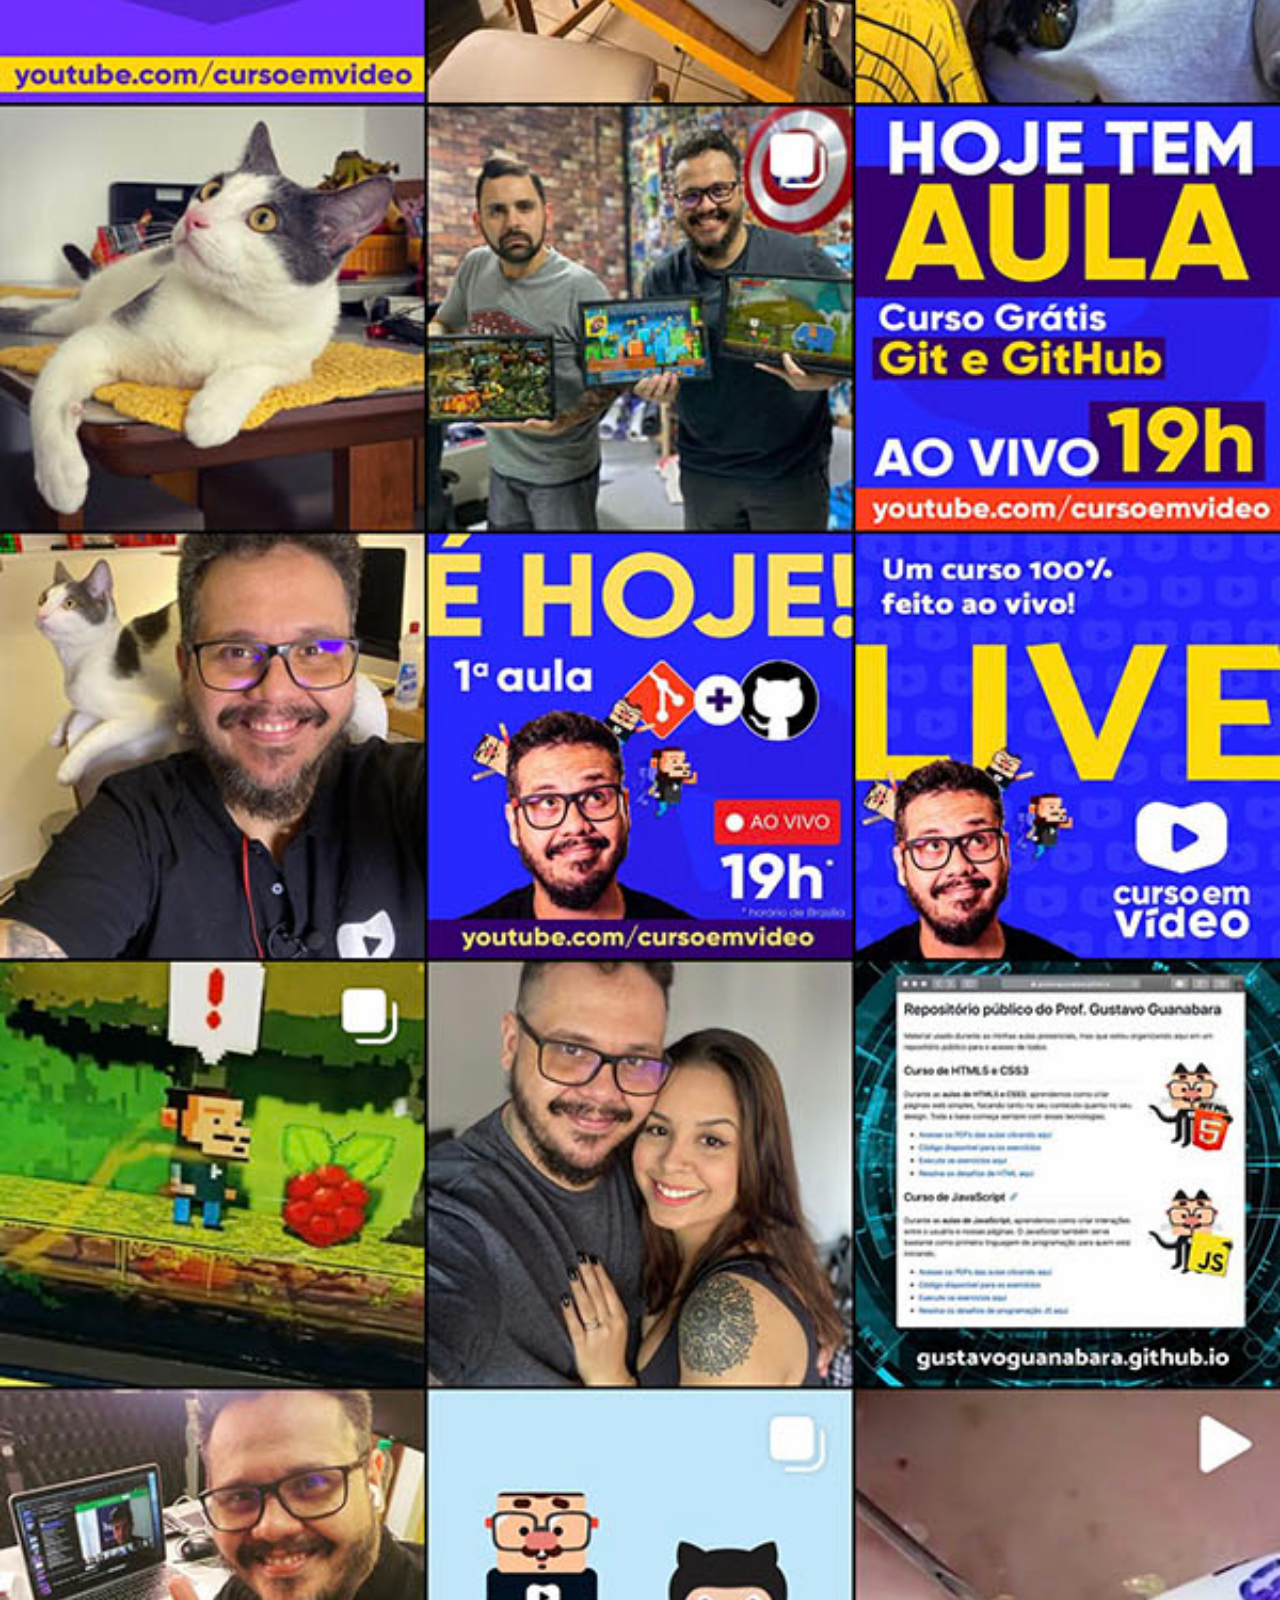
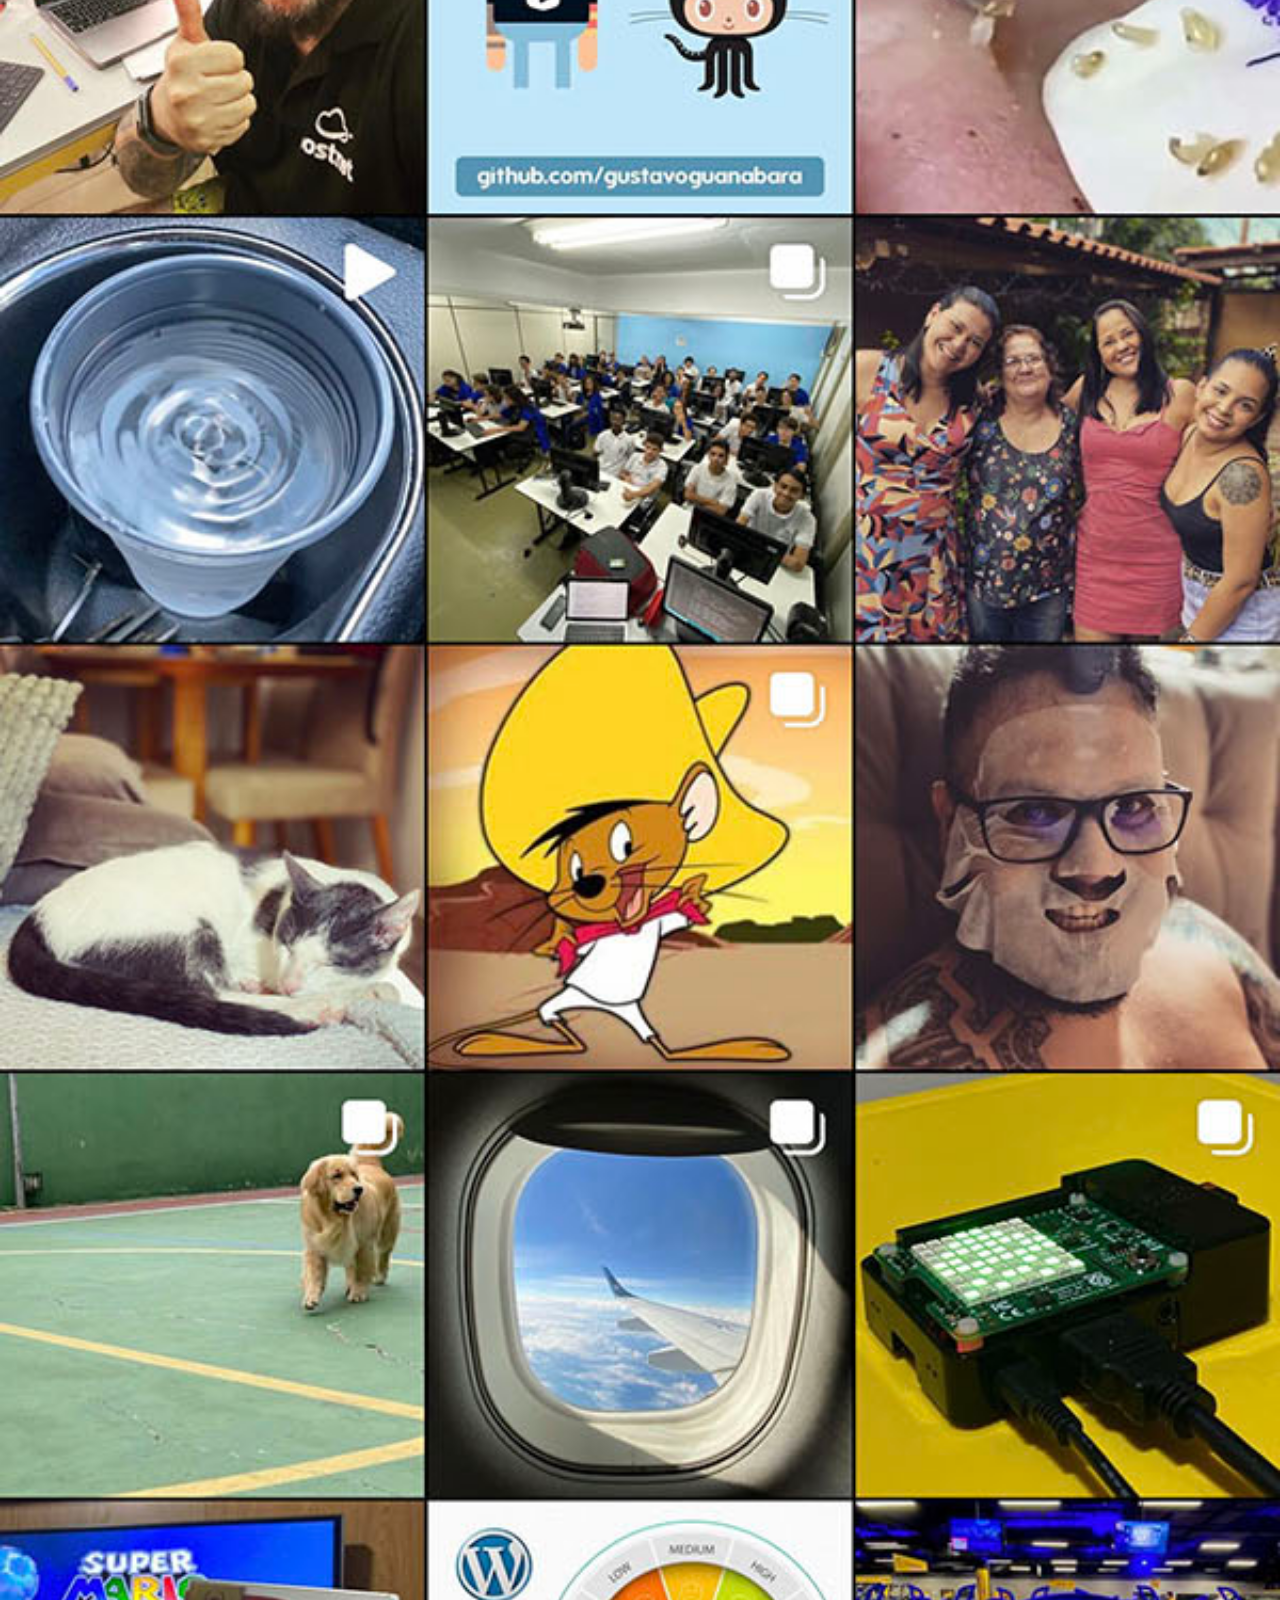
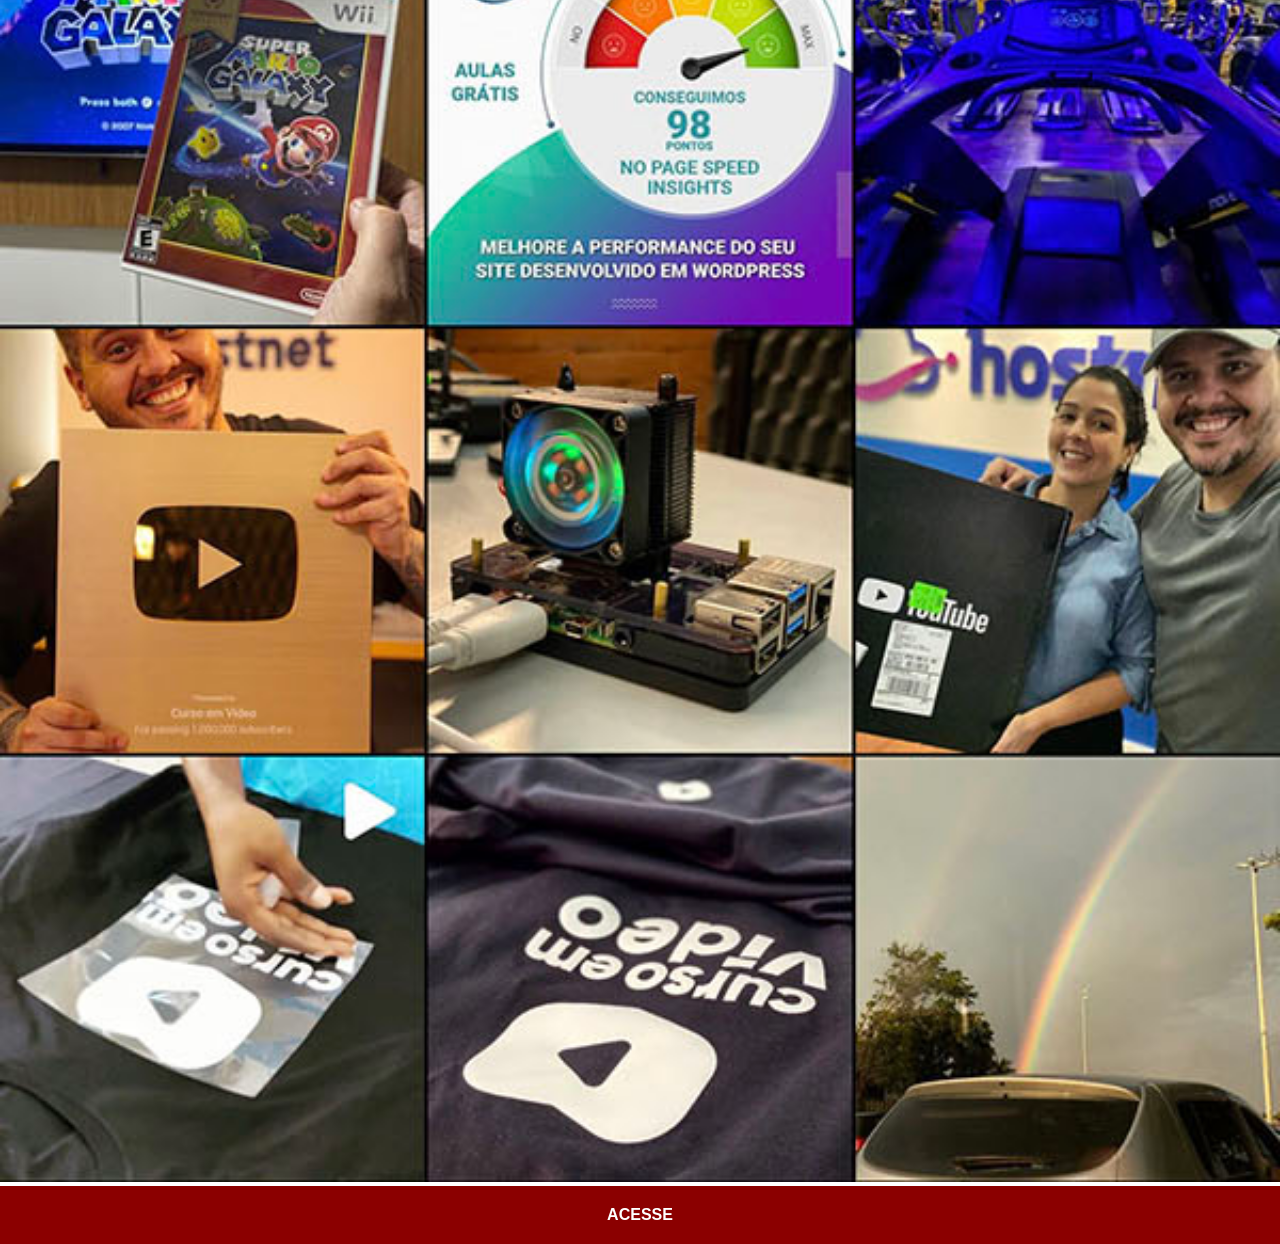
<file: instagram.html>
<!DOCTYPE html>
<html lang="pt-br">
<head>
    <meta charset="UTF-8">
    <meta name="viewport" content="width=device-width, initial-scale=1.0">
    <title>Instagram</title>
    <link rel="stylesheet" href="estilos/social.css">
</head>
<body>
    <img src="imagens/tela-instagram.jpg" alt="Instagram">
    <a href="https://www.instagram.com/_daniel.lua/" target="_blank">ACESSE</a>
</body>
</html>
</file>
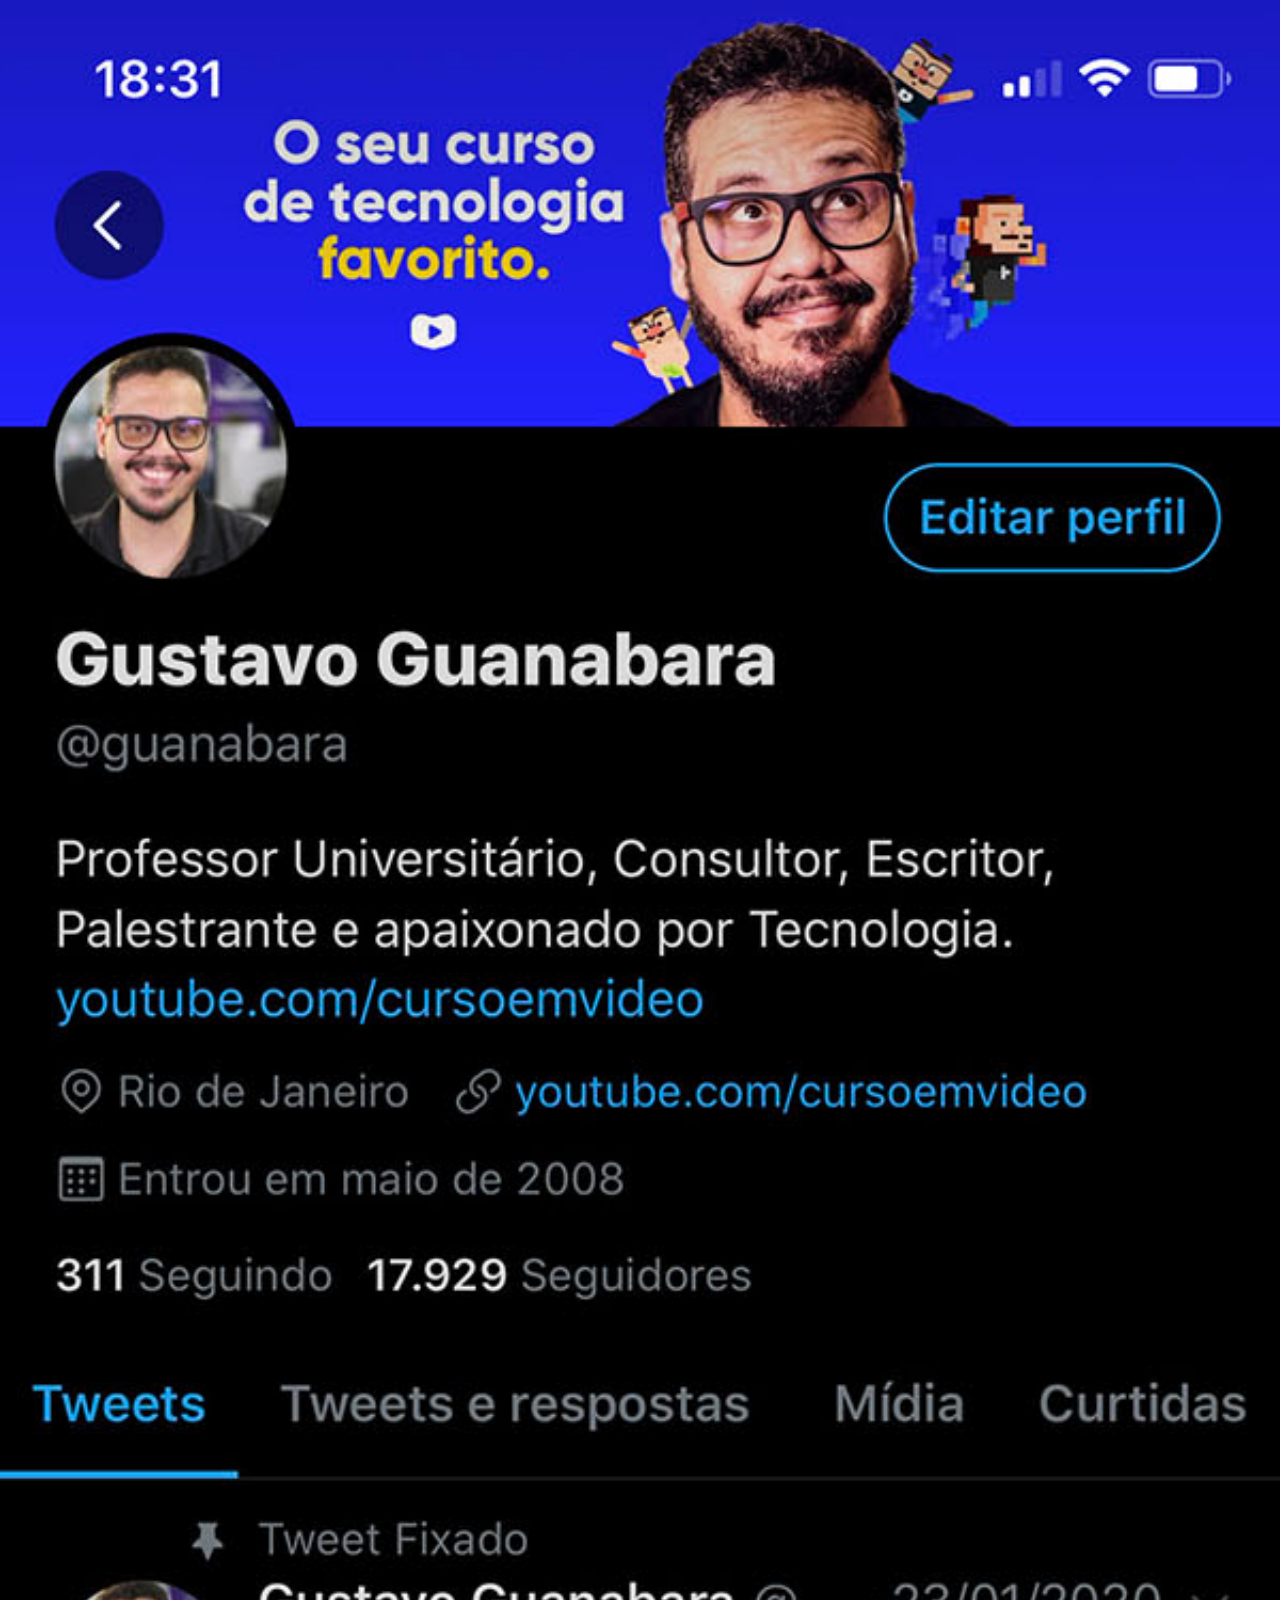
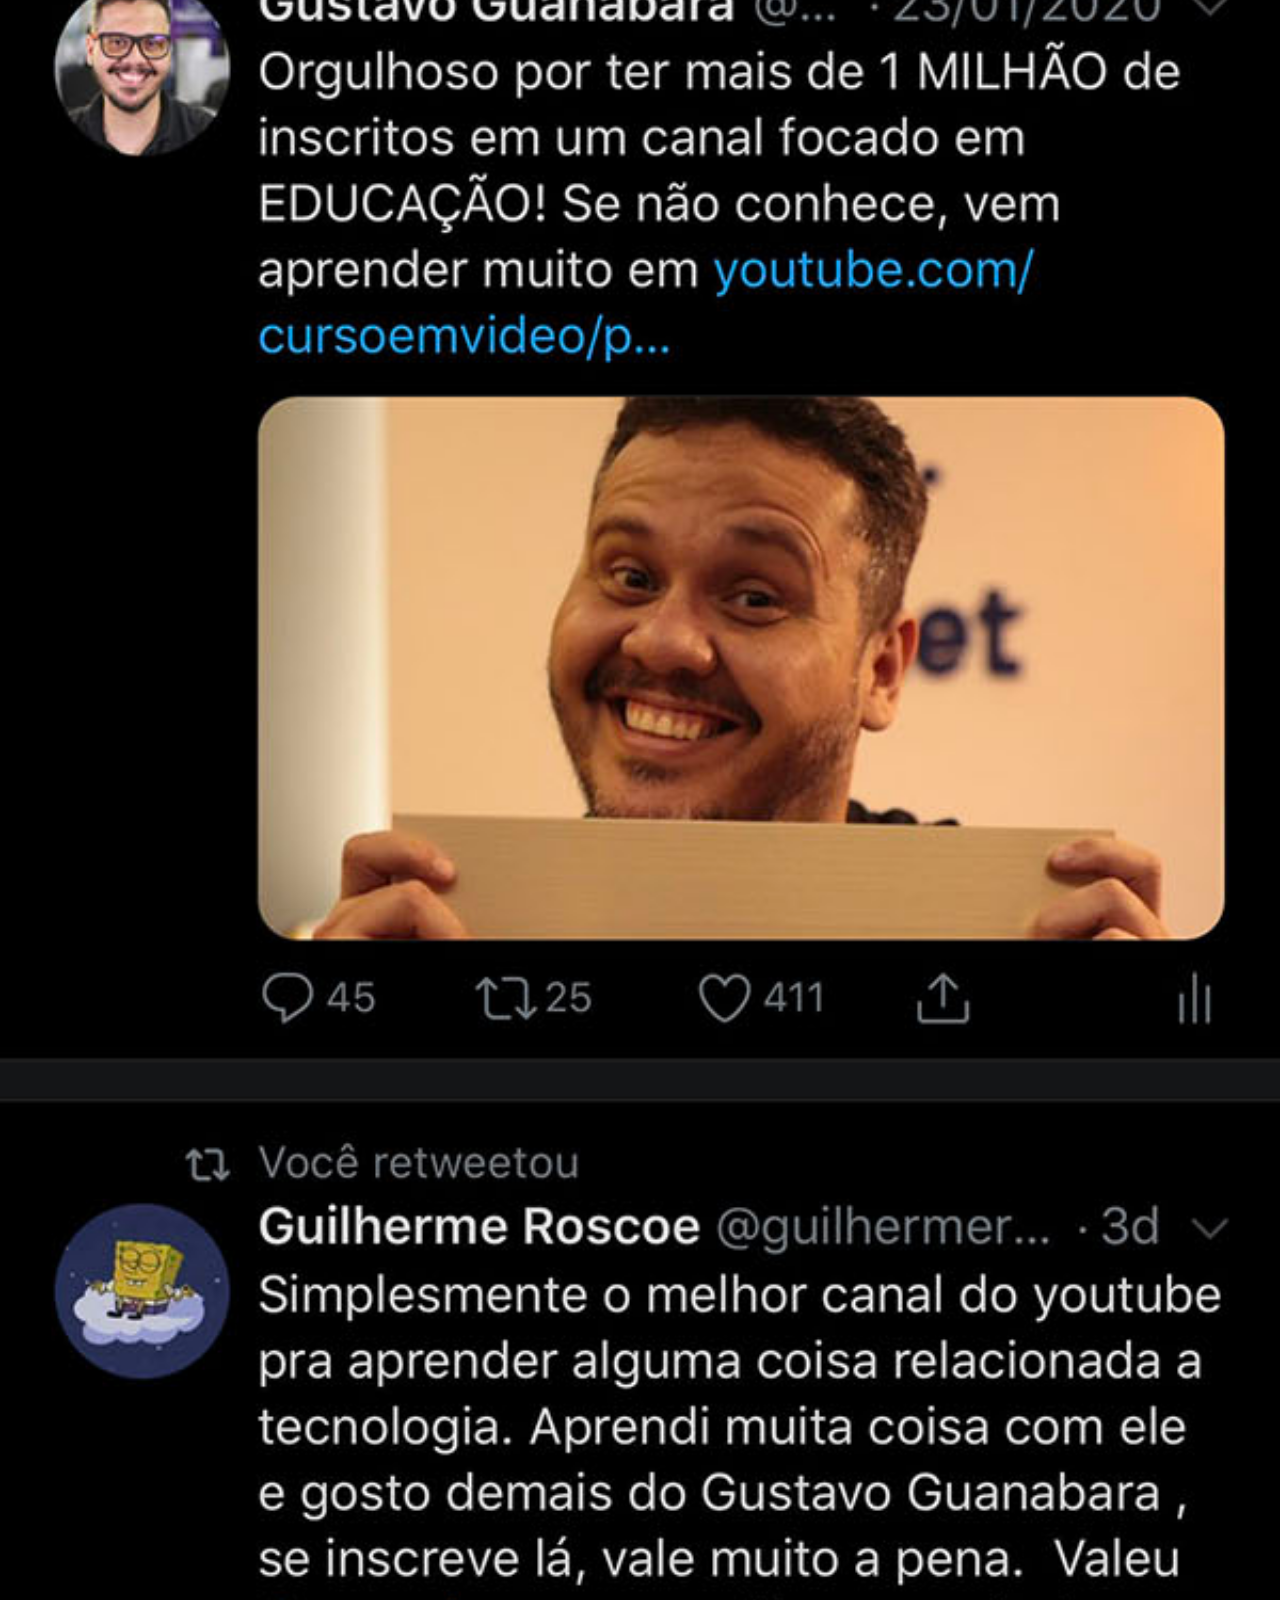
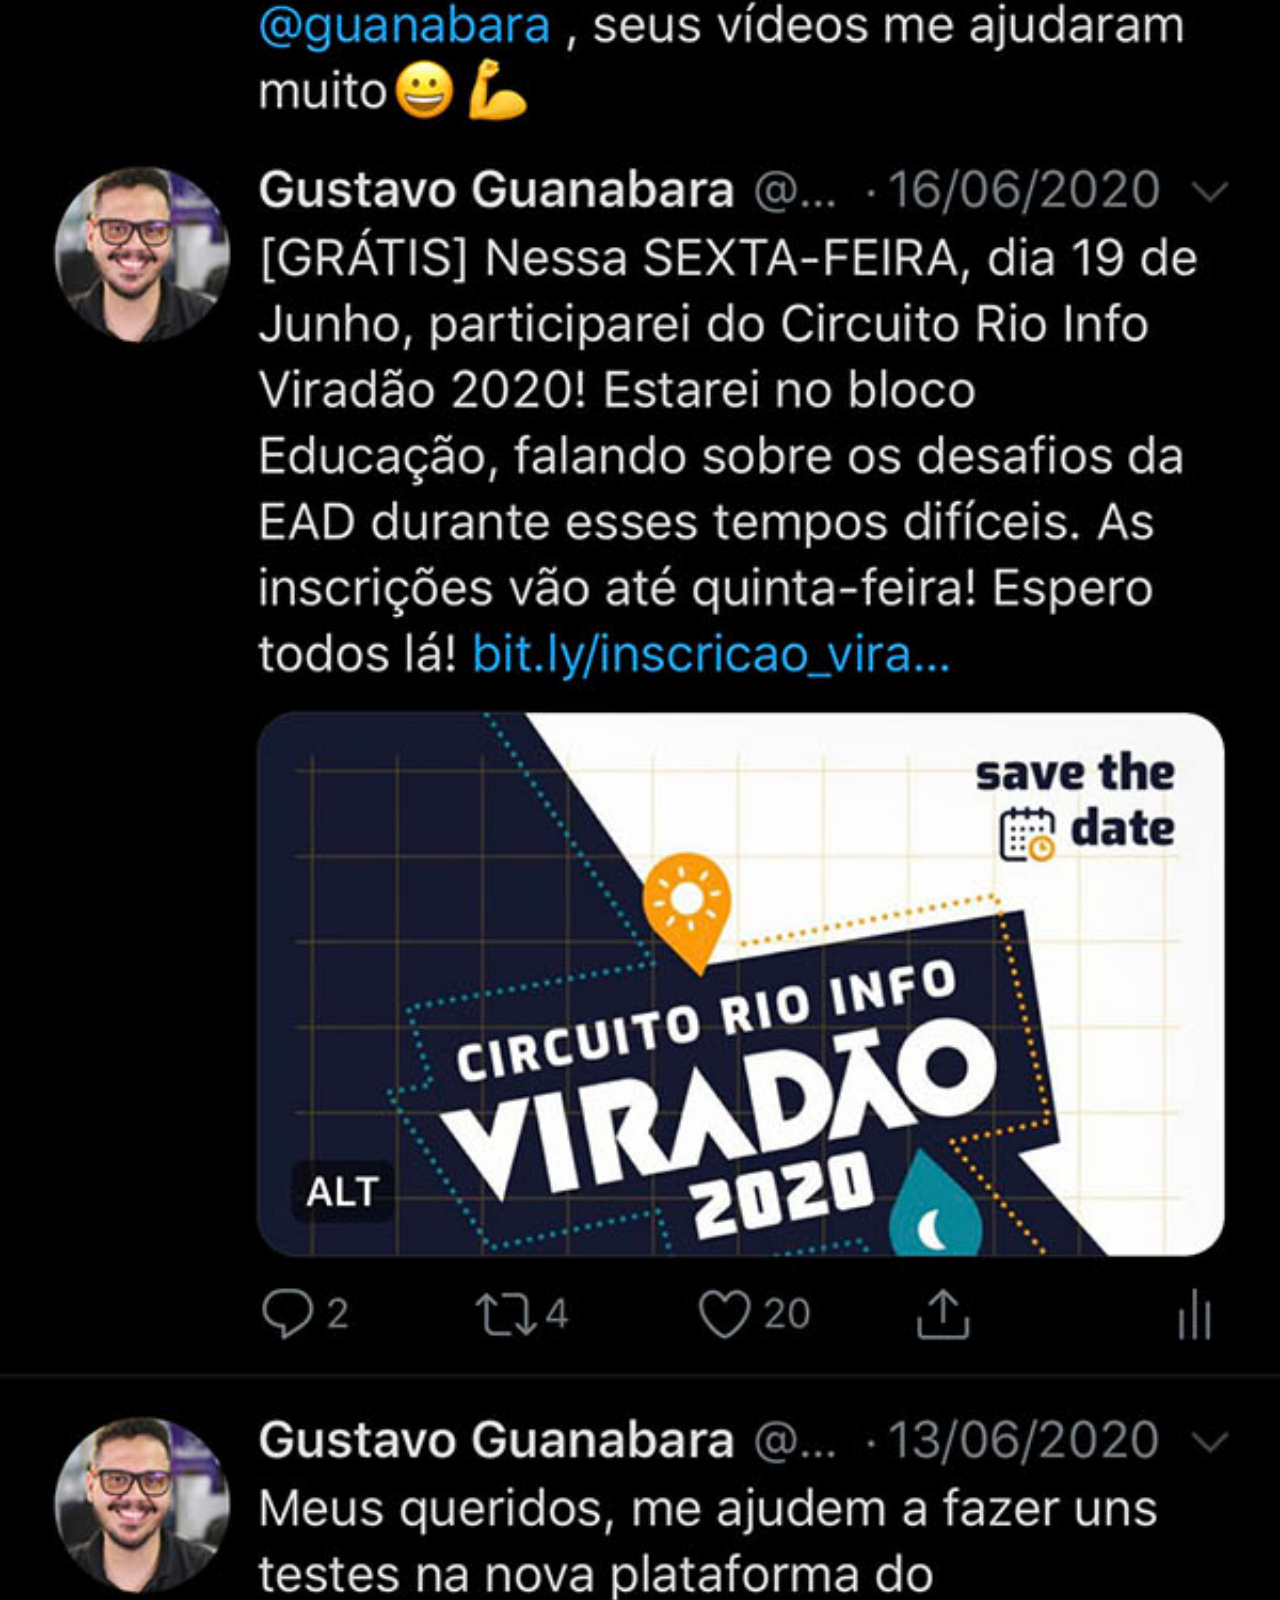
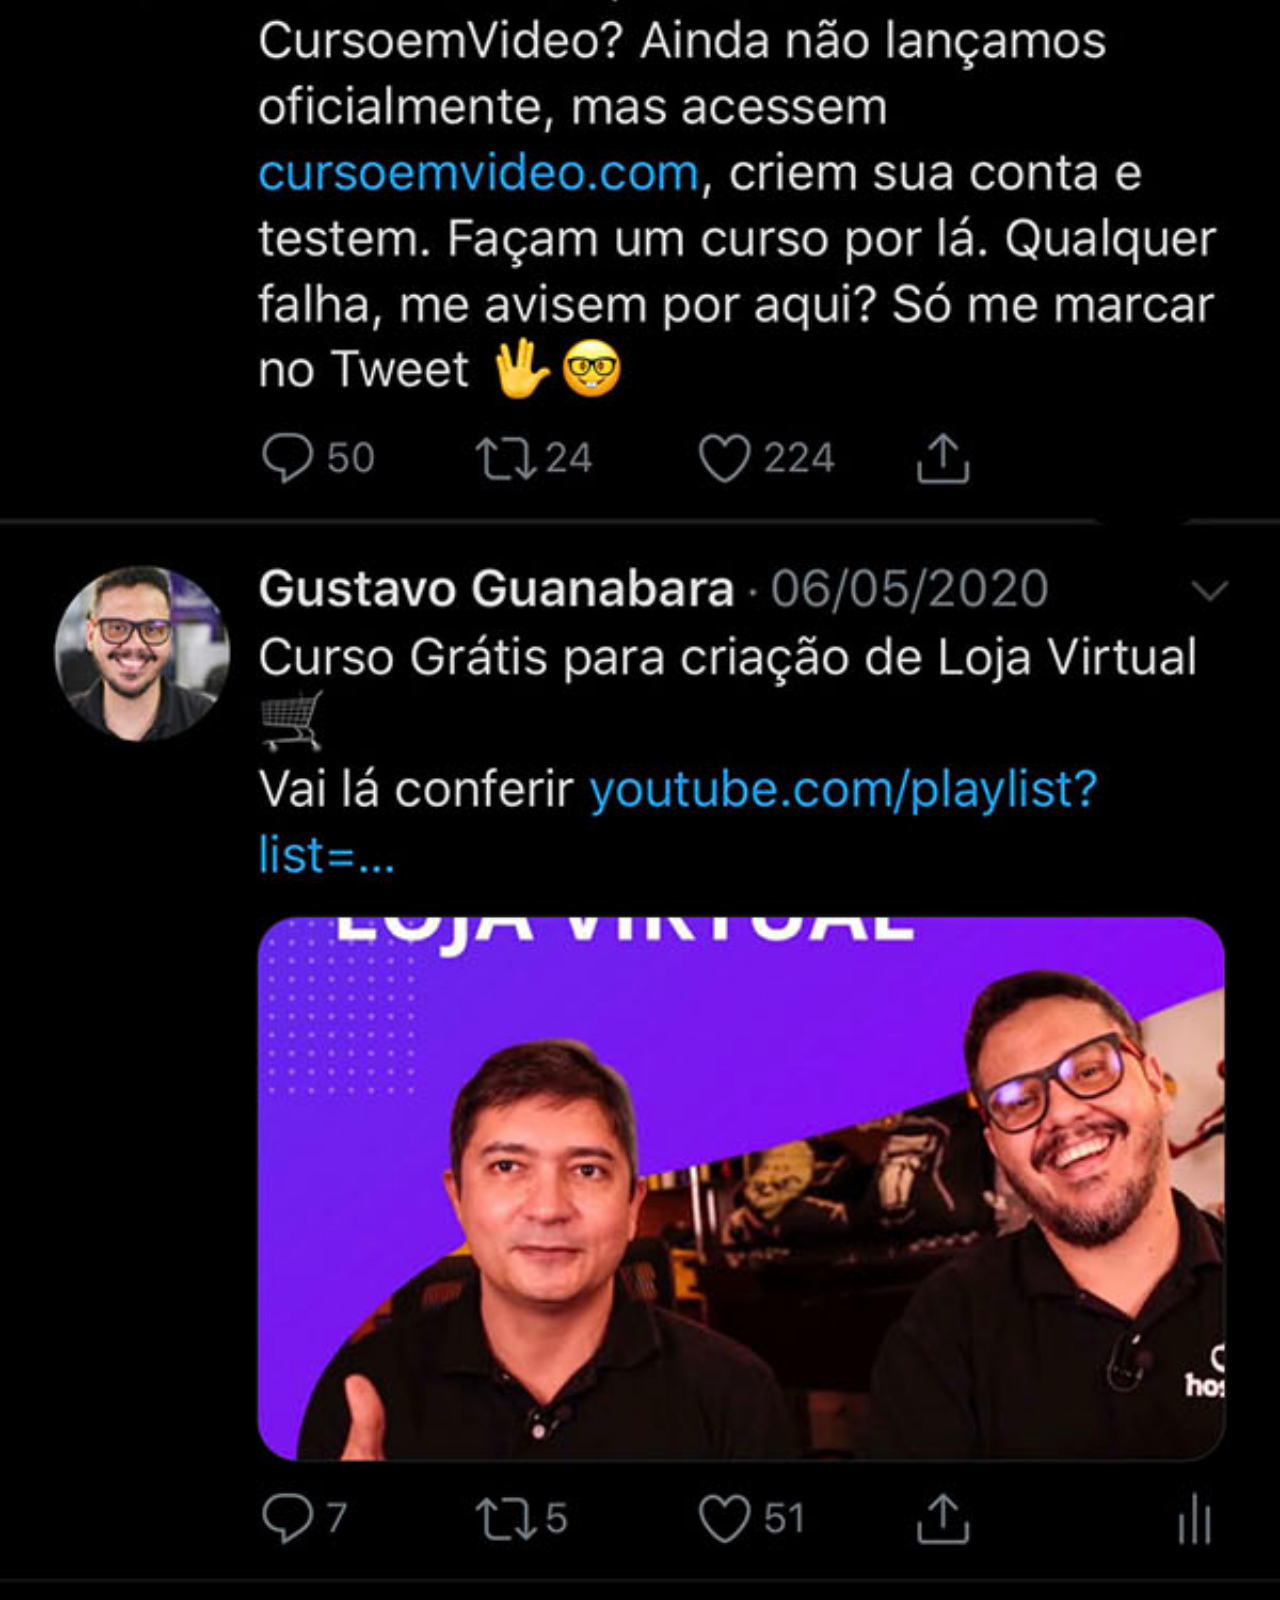
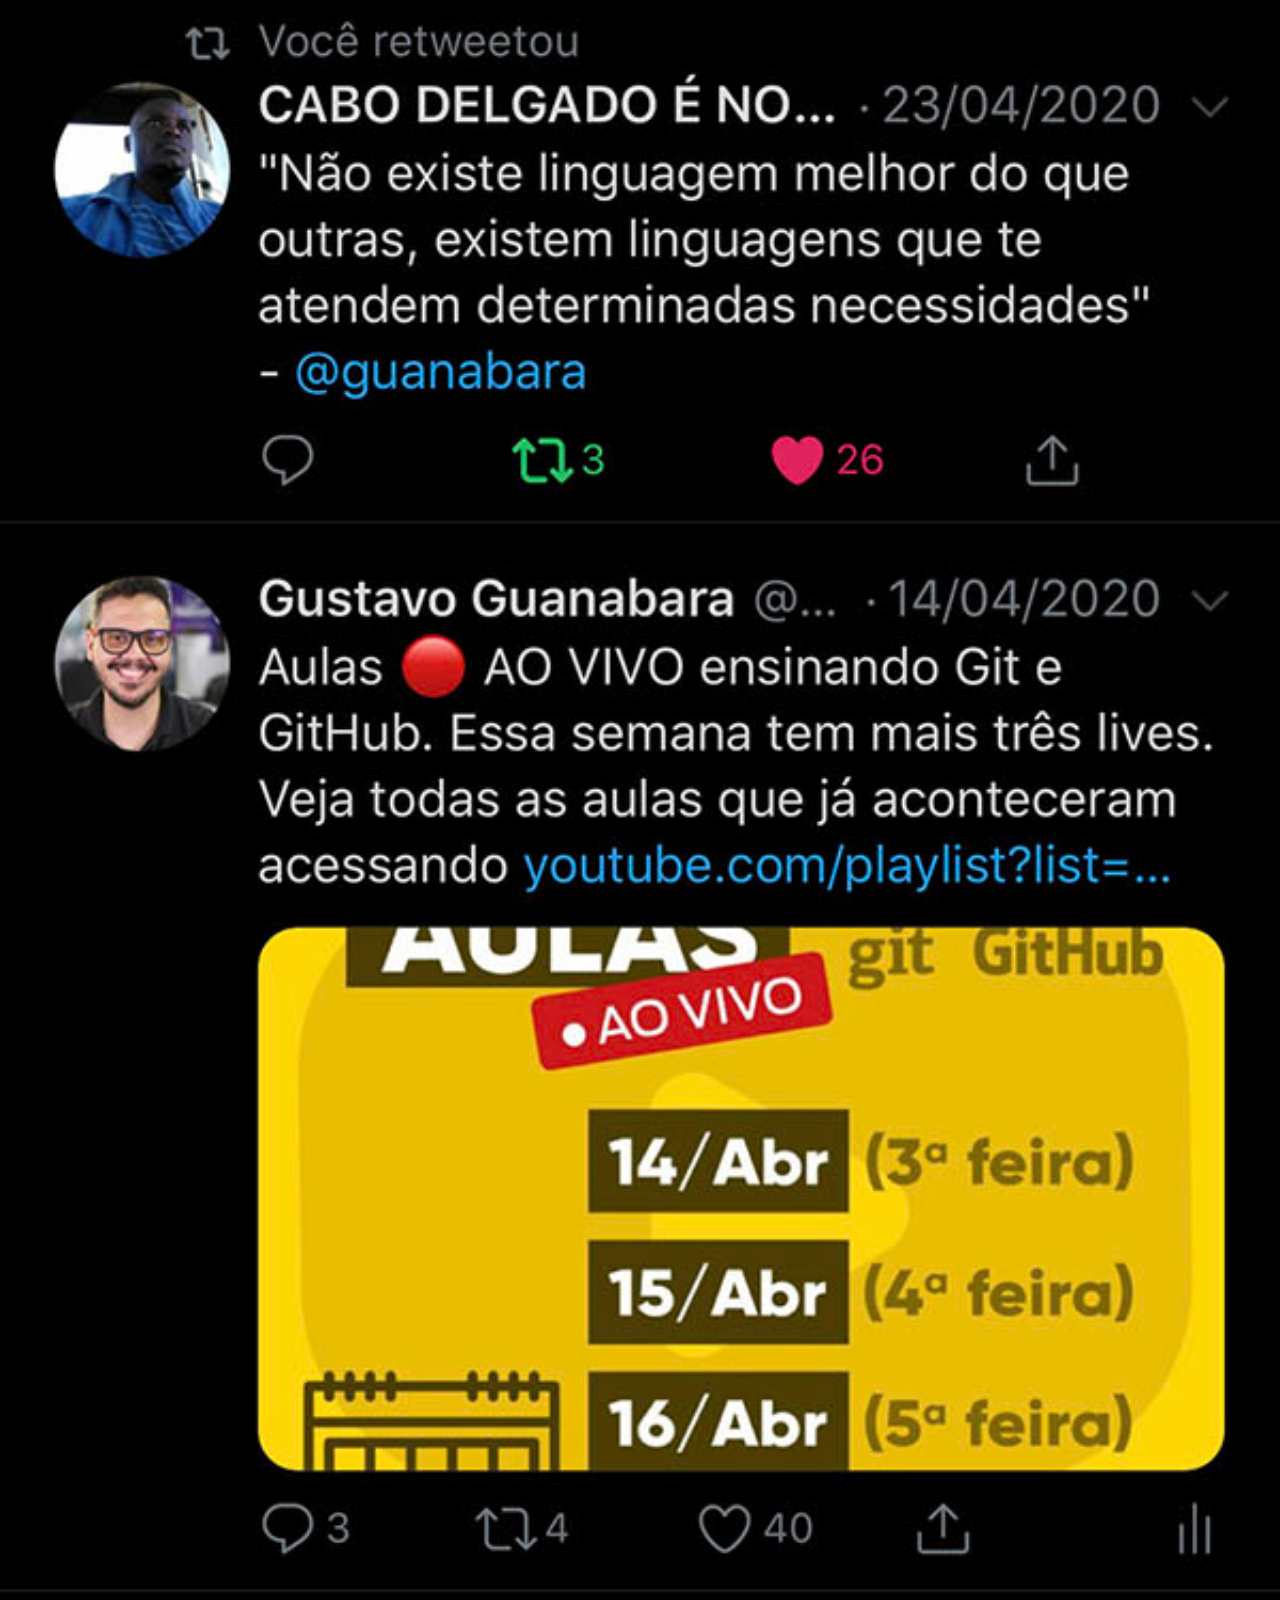
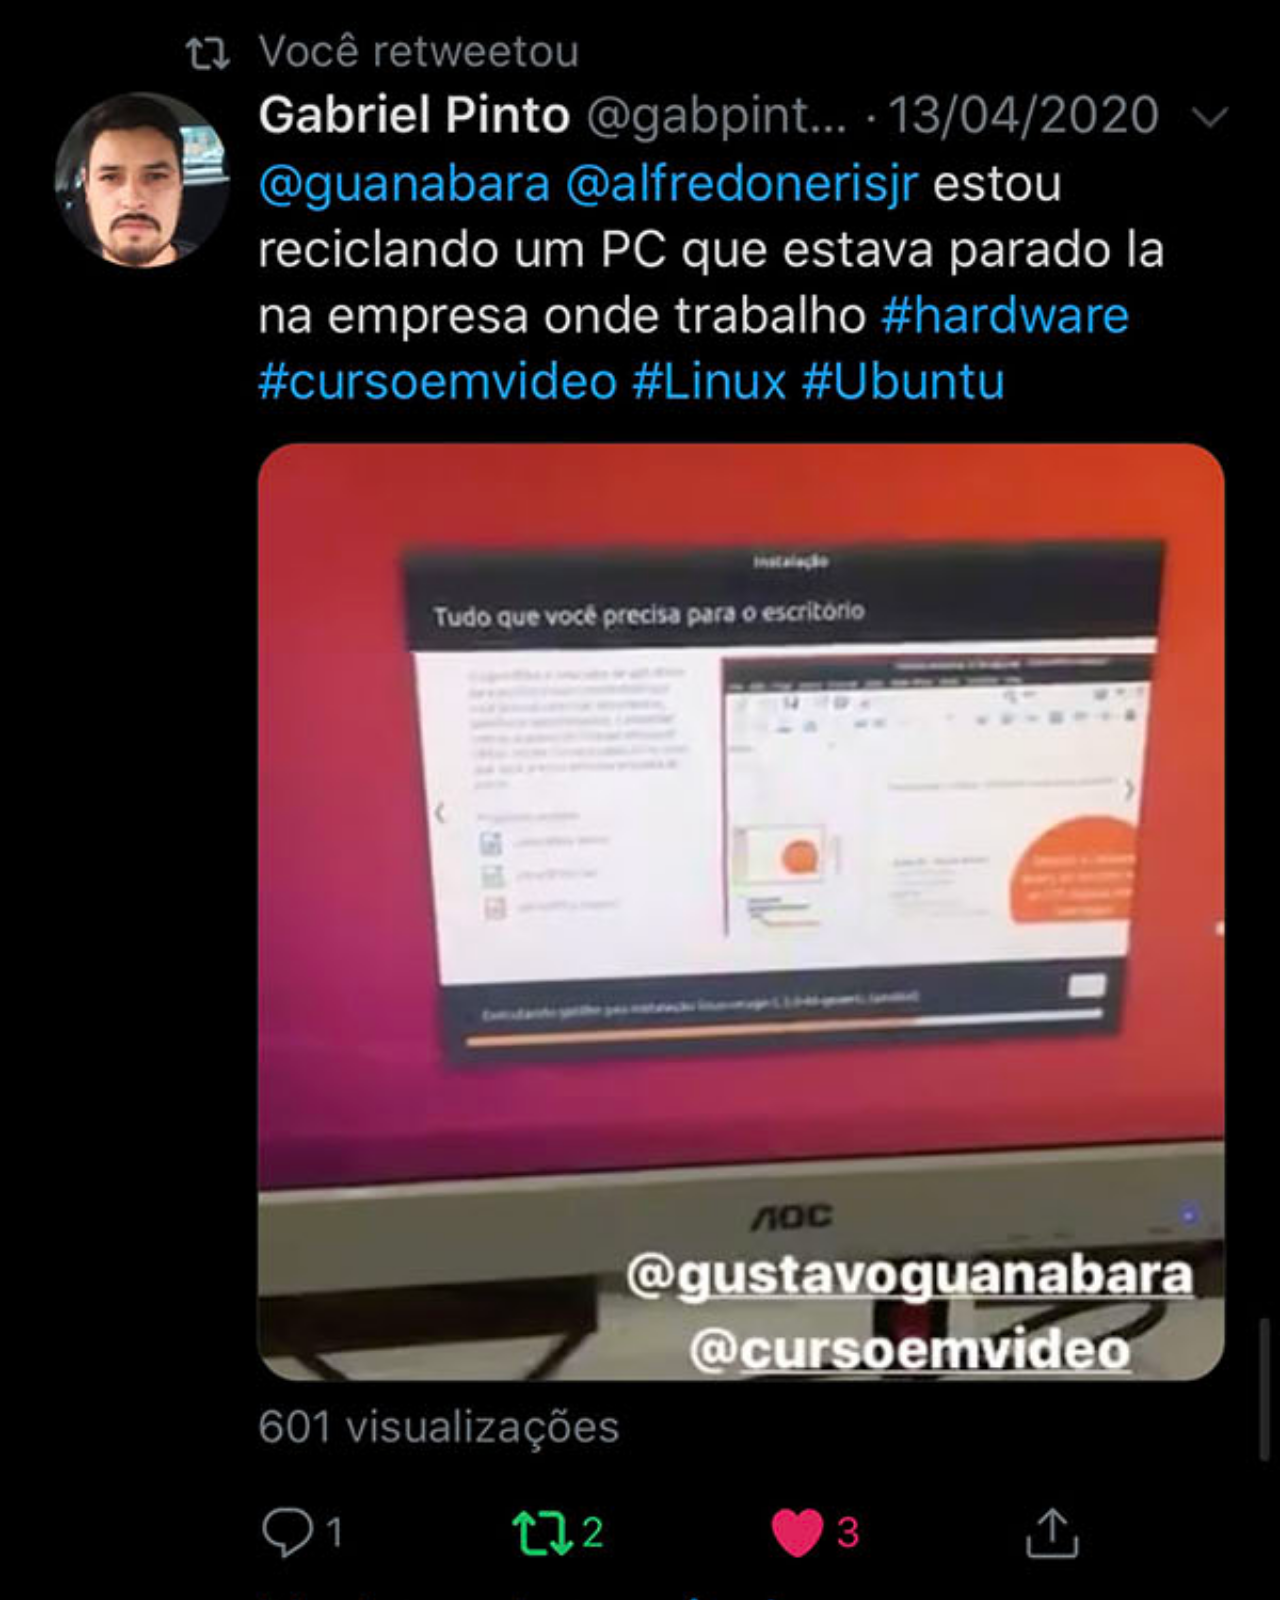
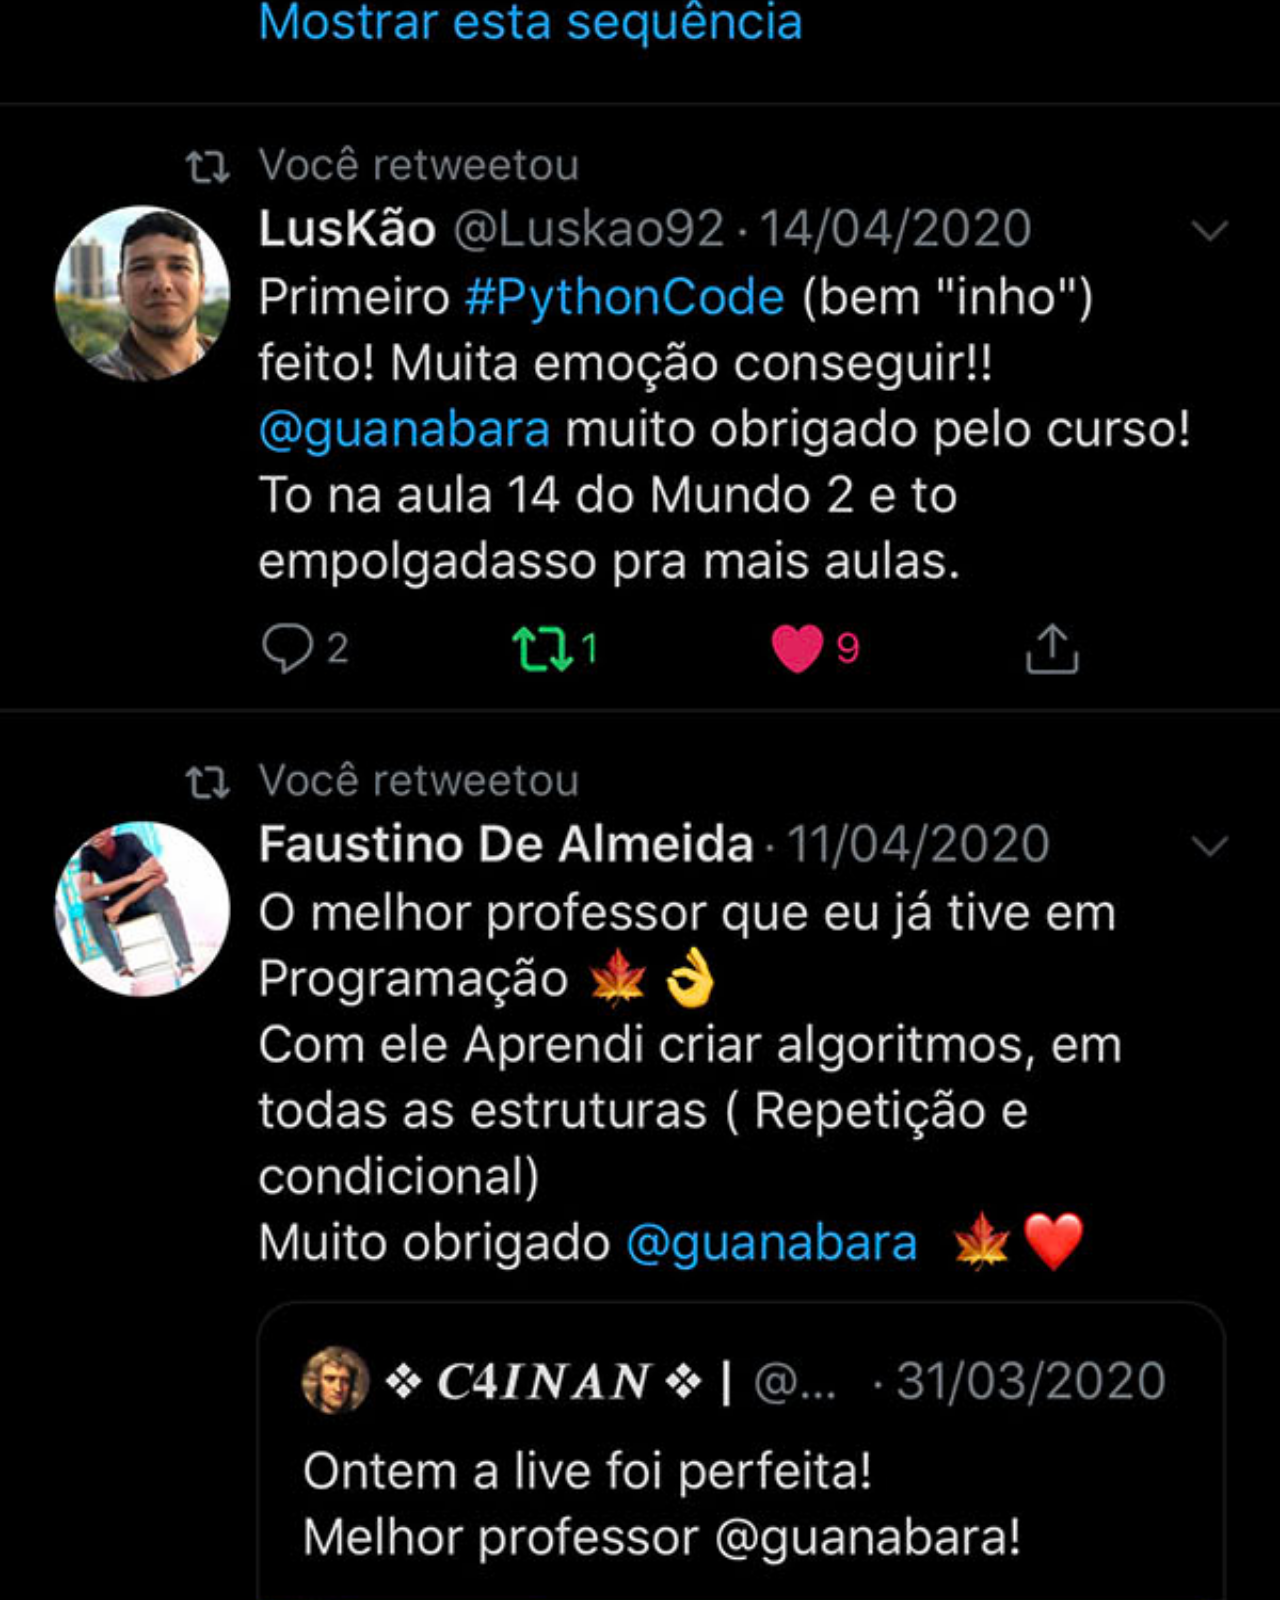
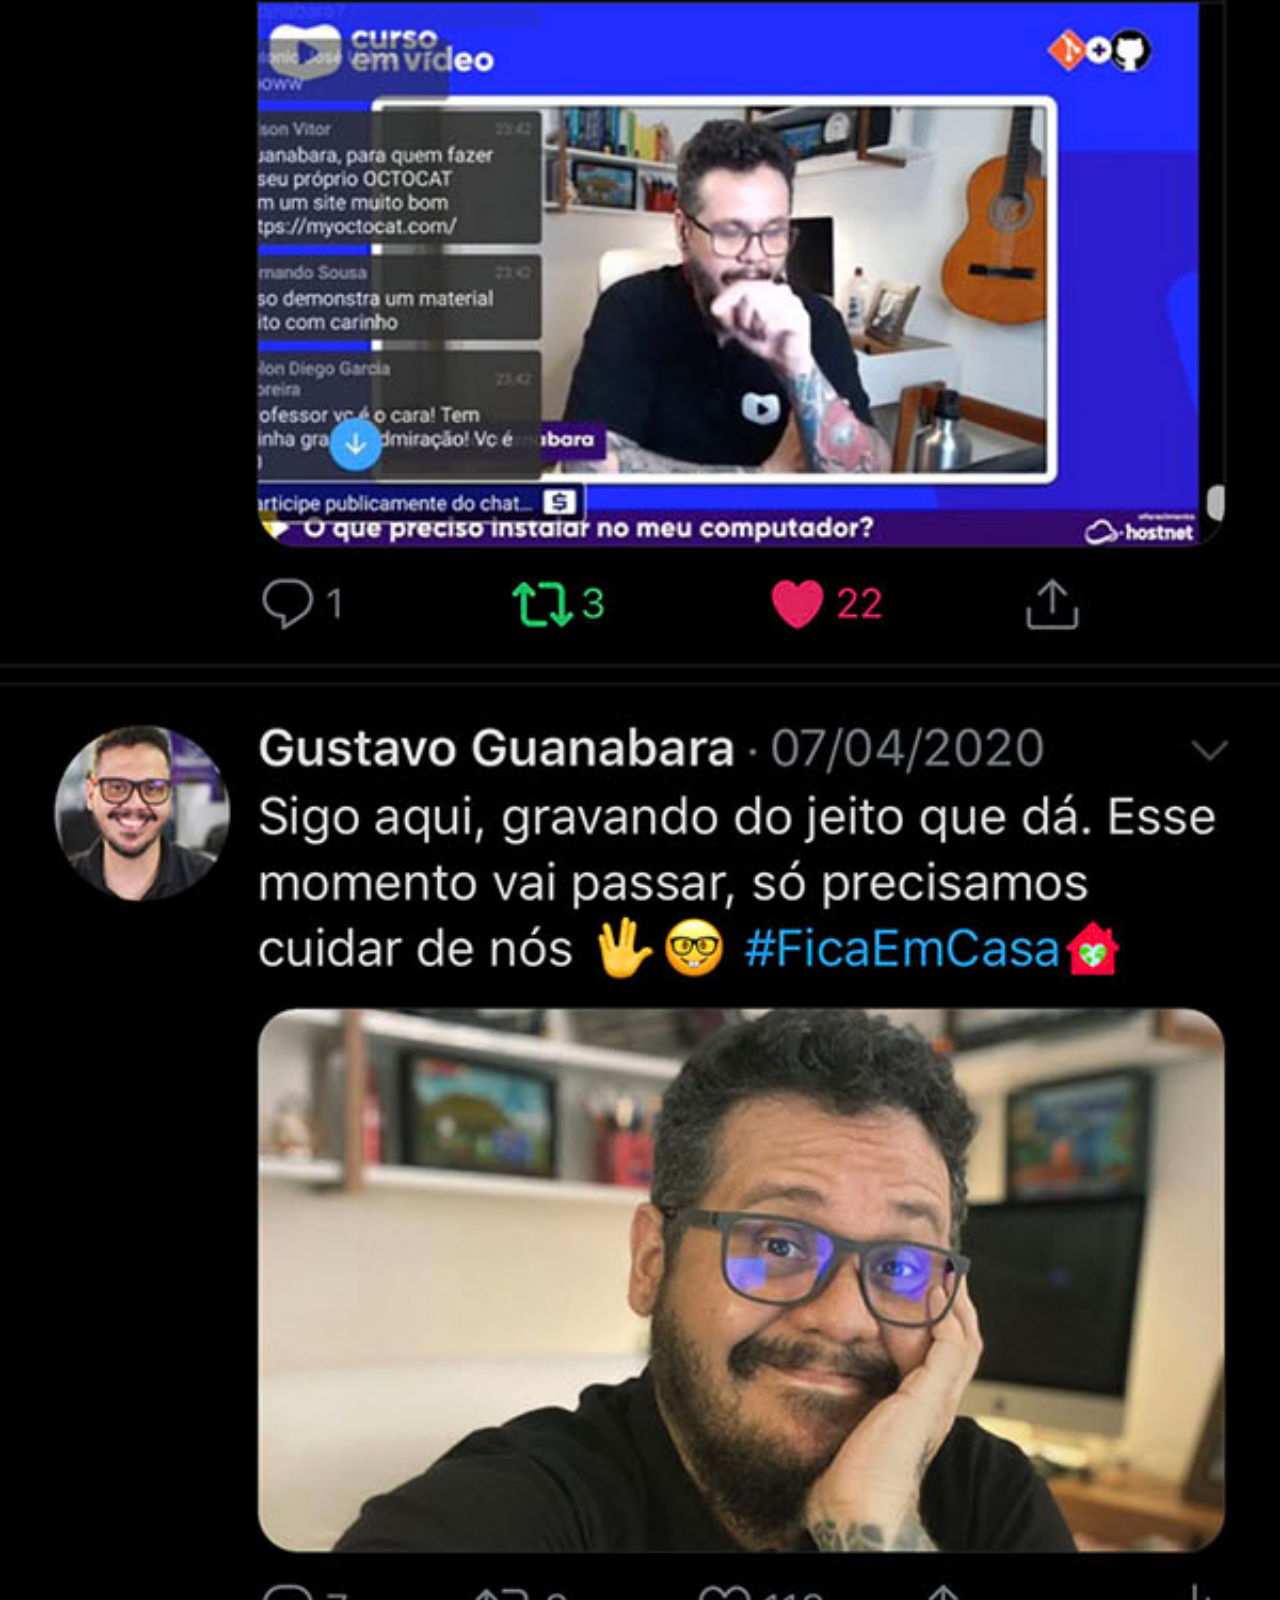
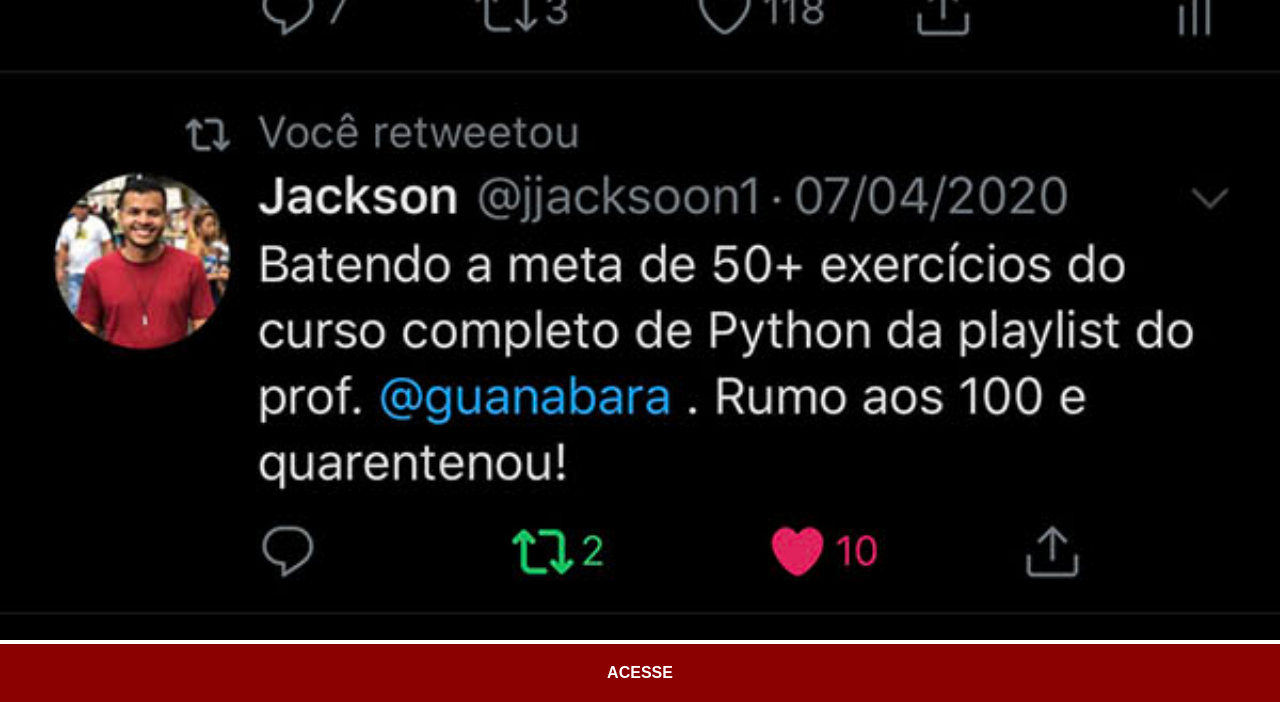
<file: twitter.html>
<!DOCTYPE html>
<html lang="pt-br">
<head>
    <meta charset="UTF-8">
    <meta name="viewport" content="width=device-width, initial-scale=1.0">
    <title>Twitter - X</title>
    <link rel="stylesheet" href="estilos/social.css">
</head>
<body>
    <img src="imagens/tela-twitter.jpg" alt="Twitter">
    <a href="https://x.com/kintarovlr" target="_blank">ACESSE</a>
</body>
</html>
</file>
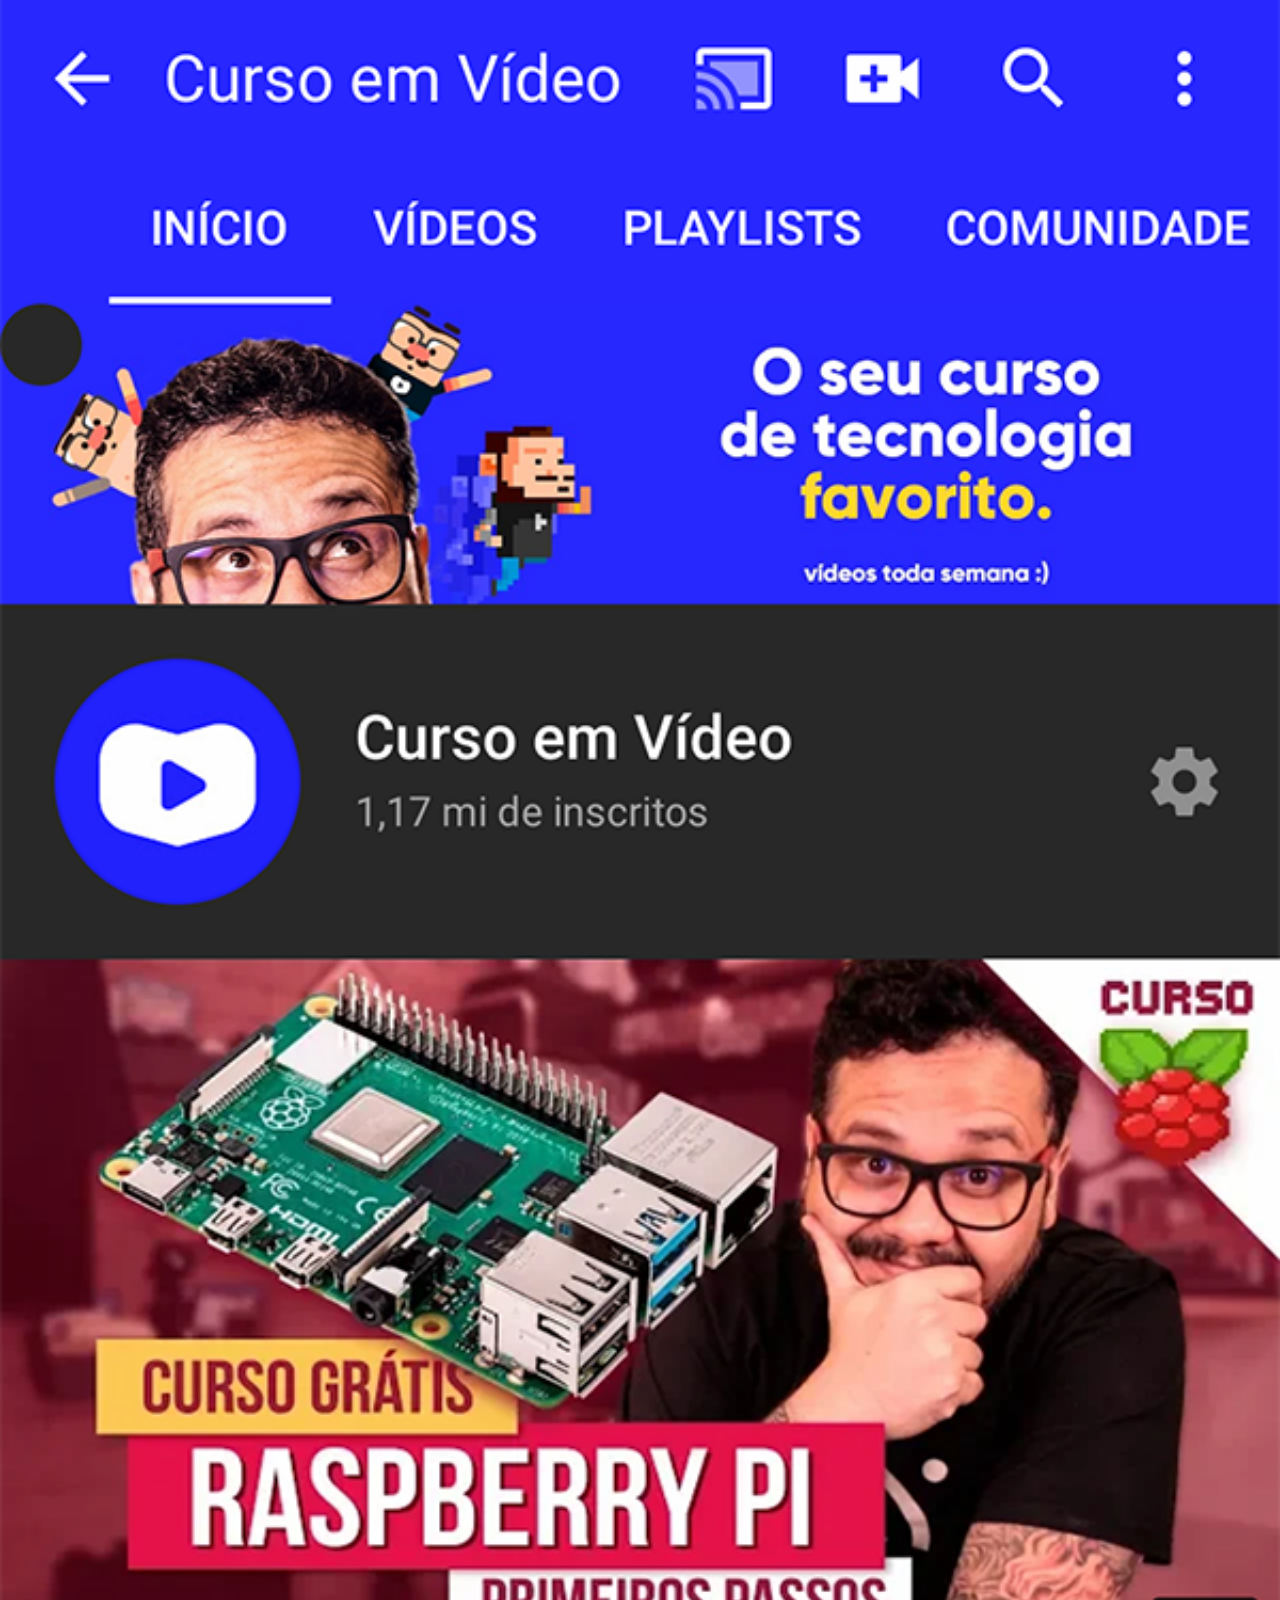
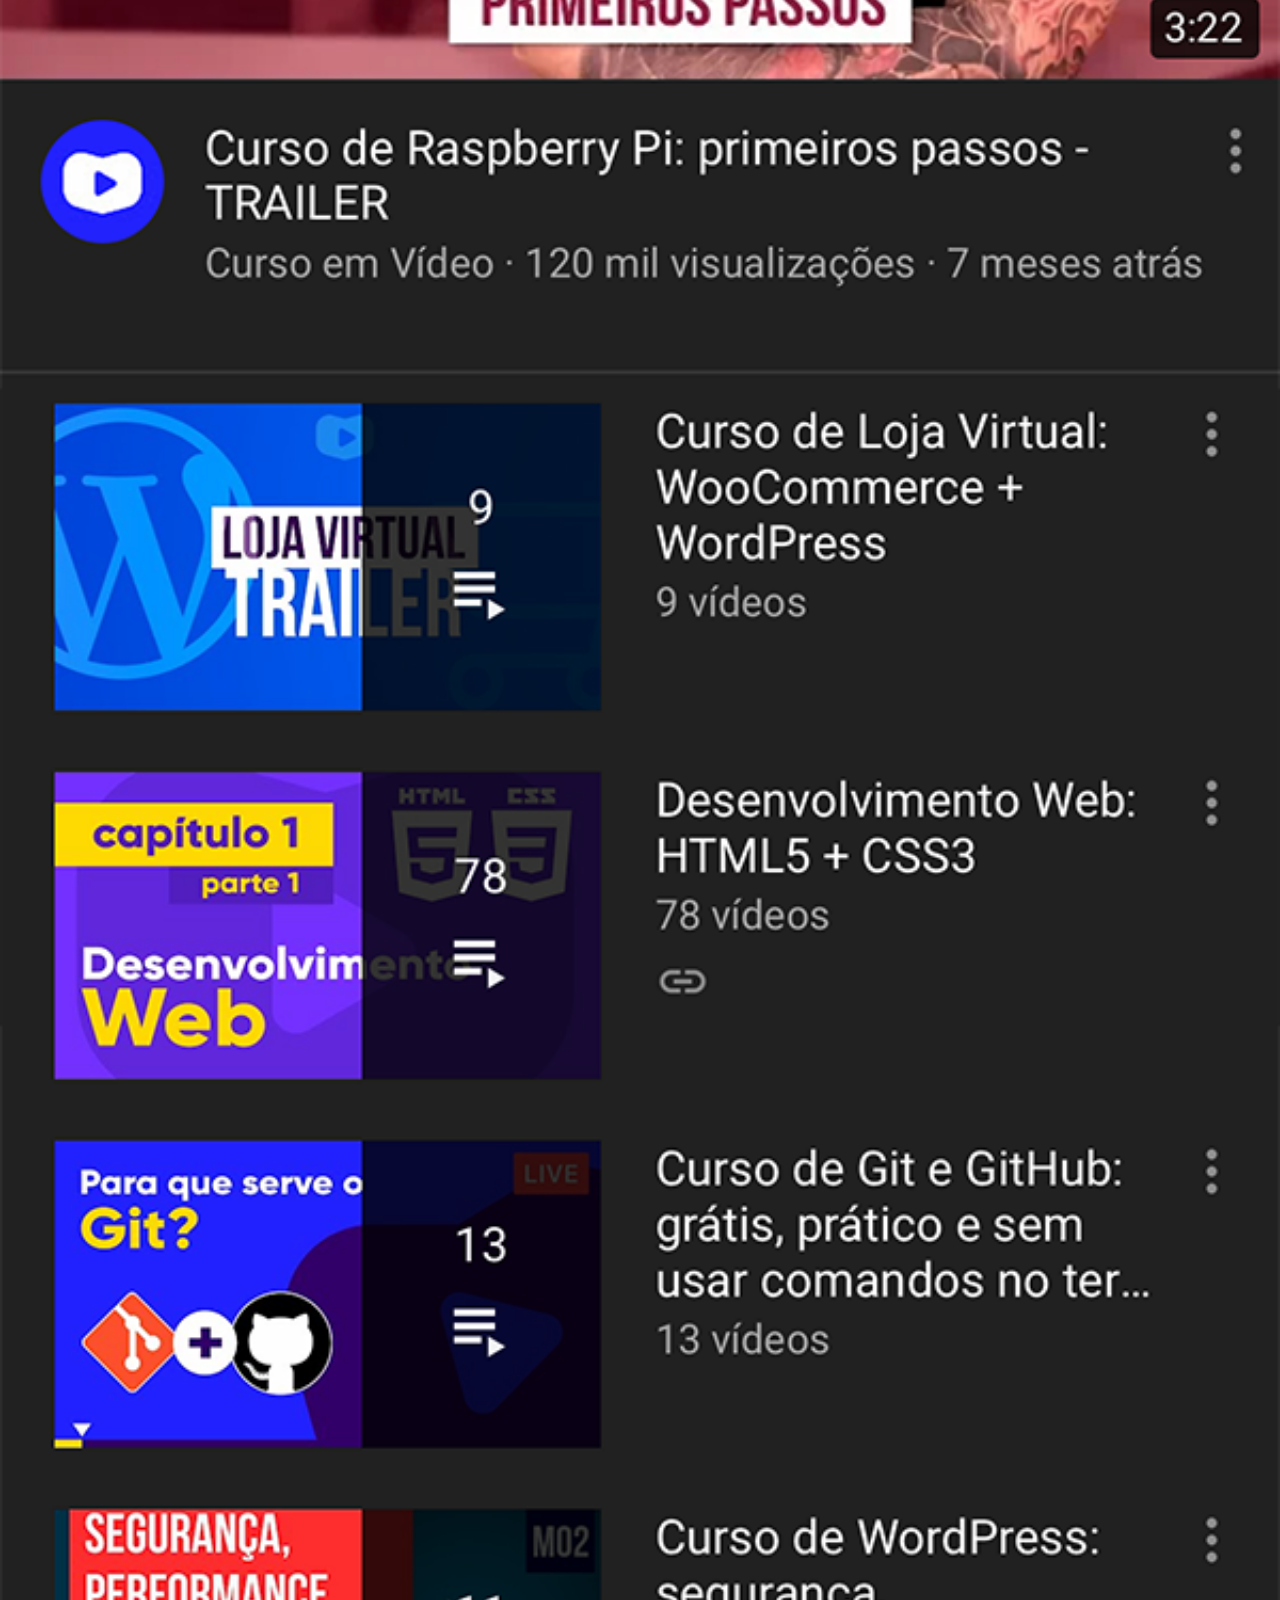
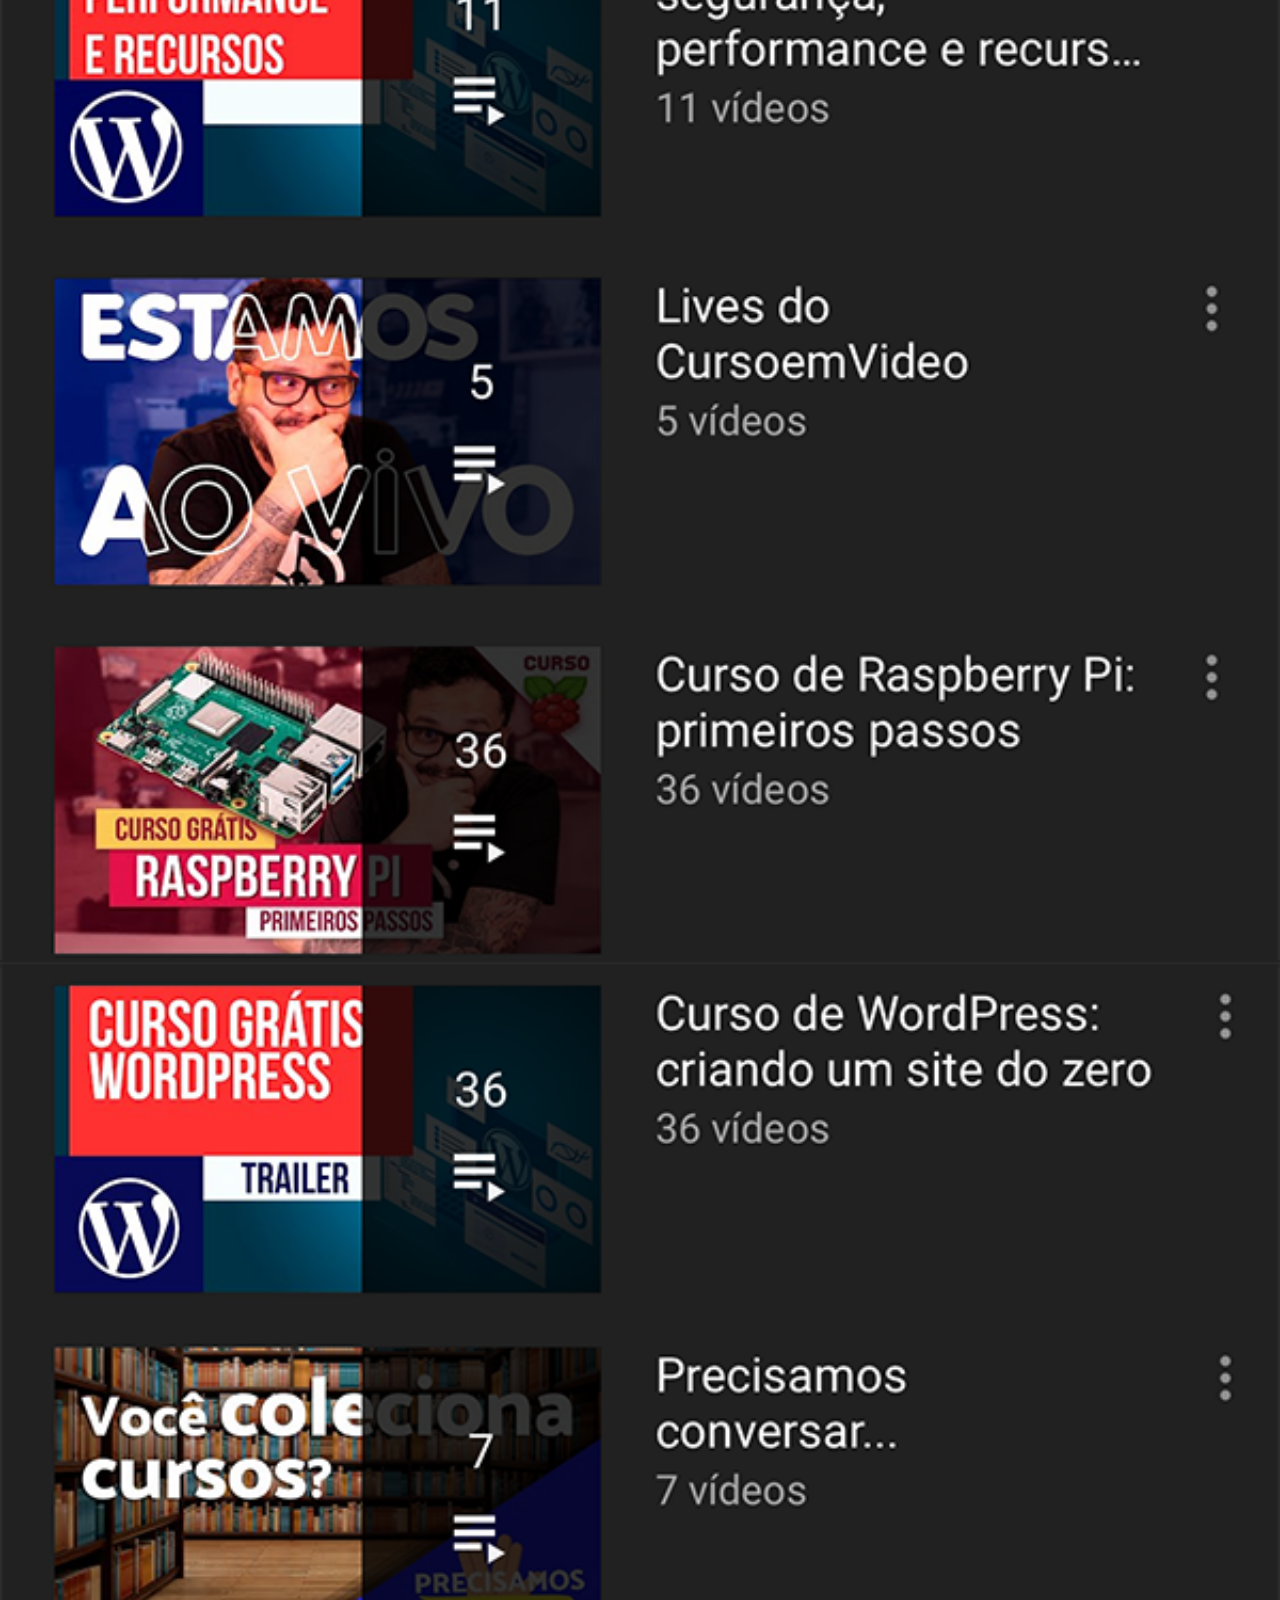
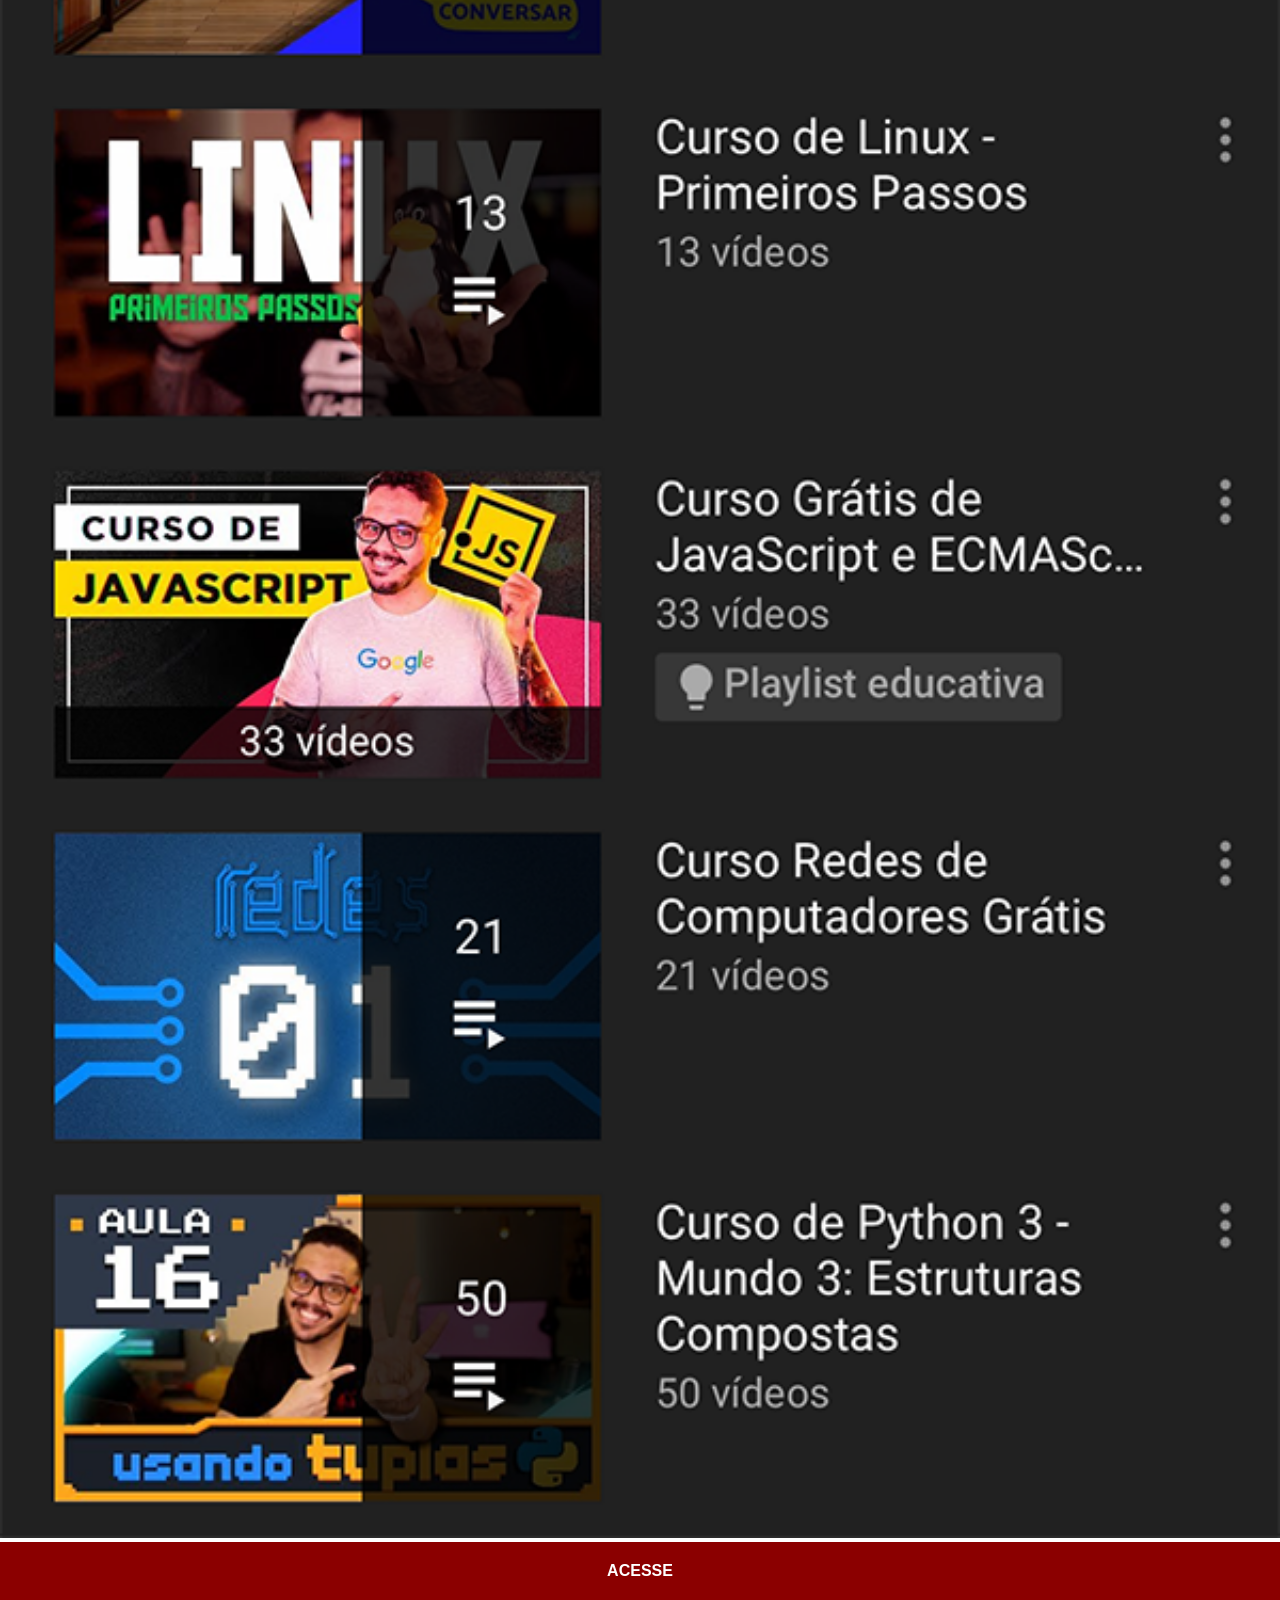
<file: youtube.html>
<!DOCTYPE html>
<html lang="pt-br">
<head>
    <meta charset="UTF-8">
    <meta name="viewport" content="width=device-width, initial-scale=1.0">
    <title>Youtube</title>
    <link rel="stylesheet" href="estilos/social.css">
</head>
<body>
    <img src="imagens/tela-youtube.png" alt="">
    <a href="https://youtube.com/cursoemvideo/playlists" target="_blank">ACESSE</a>
</body>
</html>
</file>
<file: estilos/style.css>
@charset "UTF-8";

* {
    margin: 0px;
    padding: 0px;
    font-family: Arial, Helvetica, sans-serif;
}

html, body {
    height: 100vh;
    width: 100vw;
    background-color: black;
}

body {
    background: url('../imagens/fundo-madeira.jpg') no-repeat top center;
    background-size: cover;
    background-attachment: fixed;
}

main {
    height: 100vh;
    position: relative;
}

section#telefone {
    height: 627px;
    width: 311px;


    position: absolute;
    top: 50%;
    left: 50%;
    transform: translate(-50%, -50%);
    background: url('../imagens/frame-iphone.png') no-repeat;
}

section#redes-sociais {
    text-align: right;
}

/*Como deixar os botões redondos usando imagens quadradas de qualquer tamanho*/
section#redes-sociais img {
    width: 50px;
    margin: 10px;
    border-radius: 50%;
    box-shadow: 2px 2px 5px rgba(0, 0, 0, 0.767);
    box-sizing: border-box;
}
/**/

section#redes-sociais img:hover {
    border: 2px solid rgba(255, 255, 255, 0.658);
    transform: translate(-3px, -3px);
    box-shadow: 5px 5px 10px rgba(0, 0, 0, 0.644);
    transition: transform .3s, border 1s;
}


iframe#tela {
    position: relative;
    top: 80px;
    left: 22px;
    width: 267px;
    height: 471px;
}
</file>
<file: estilos/social.css>
@charset "UTF-8";

    * {
        margin: 0px;
        padding: 0px;
        font-family: Arial, Helvetica, sans-serif;
    }
    ::-webkit-scrollbar {
        width: 0px;
        height: 0px;
    }
    img {
        width: 100vw;
    }

    a {
        display: block;
        background-color: darkred;
        padding: 20px;
        color: white;
        text-align: center;
        font-weight: bolder;
        text-decoration: none;
    }

    a:hover {
        background: red;
    }
</file>
